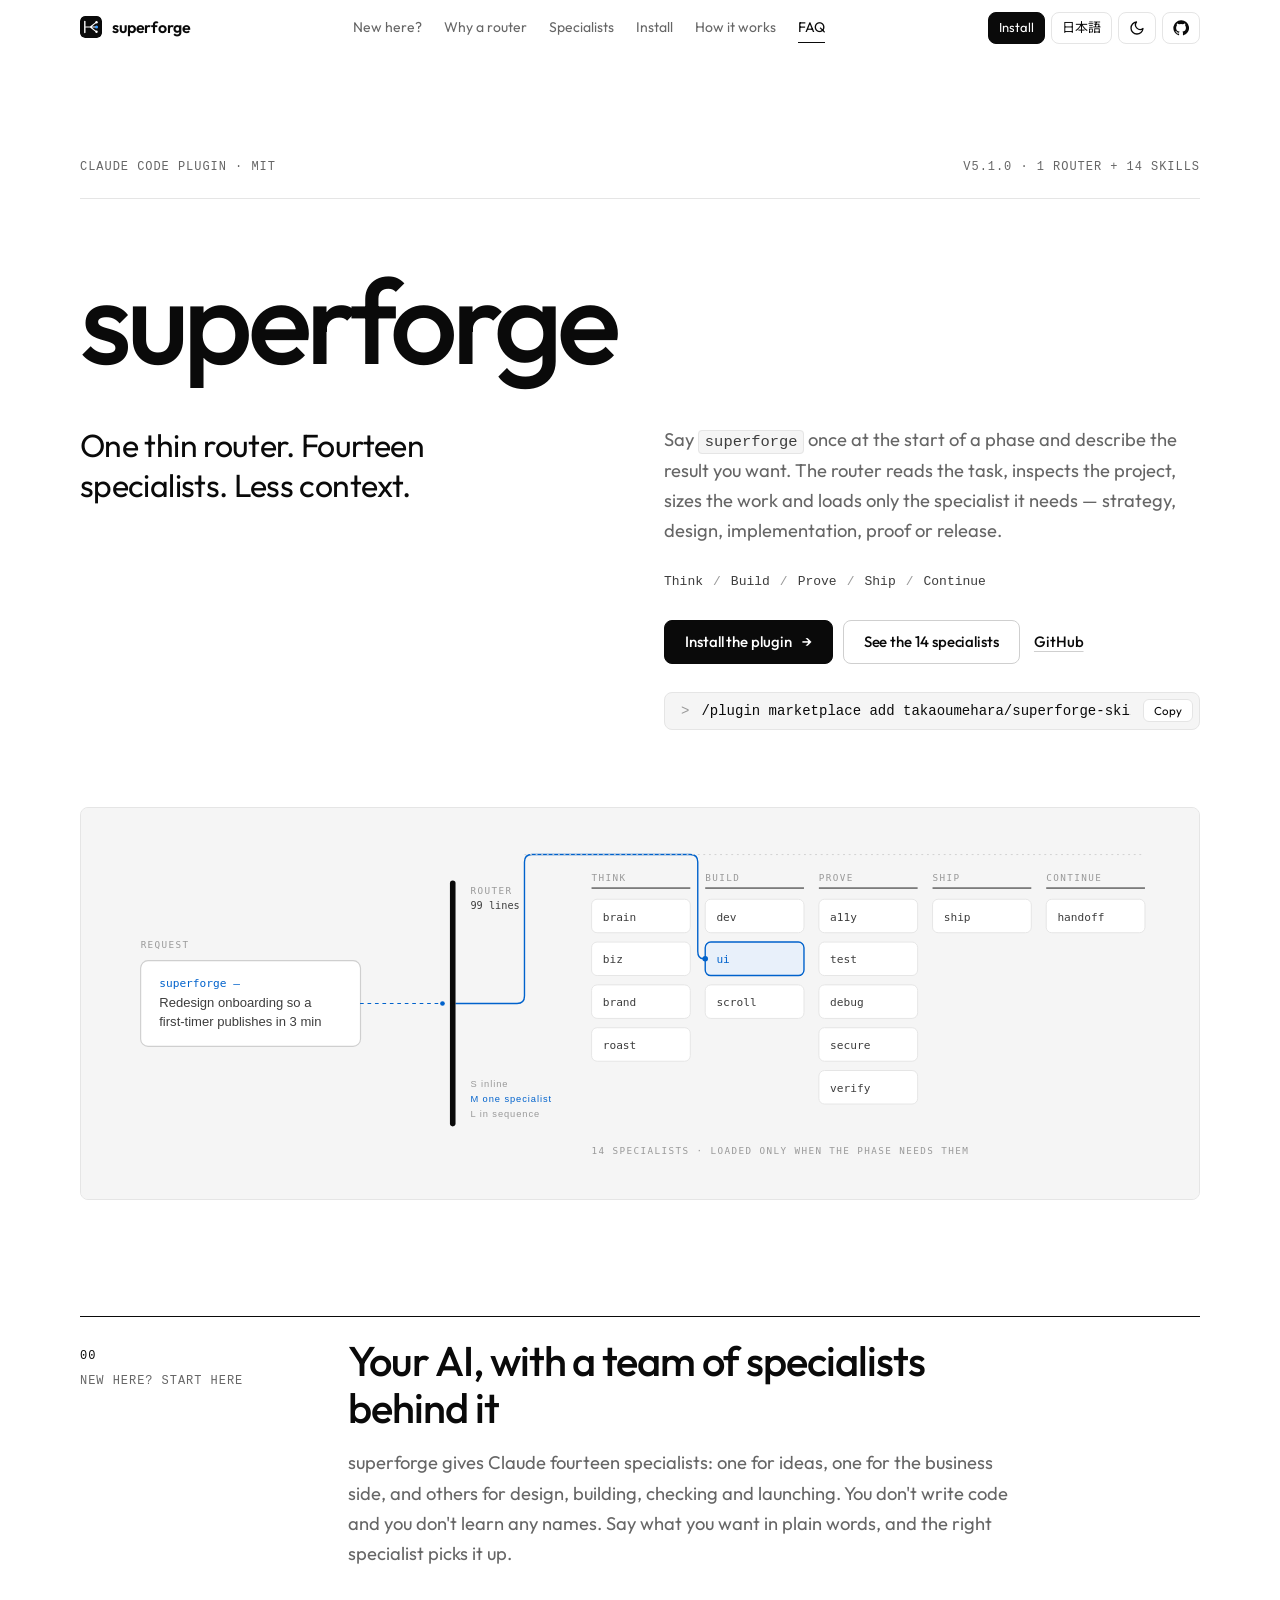
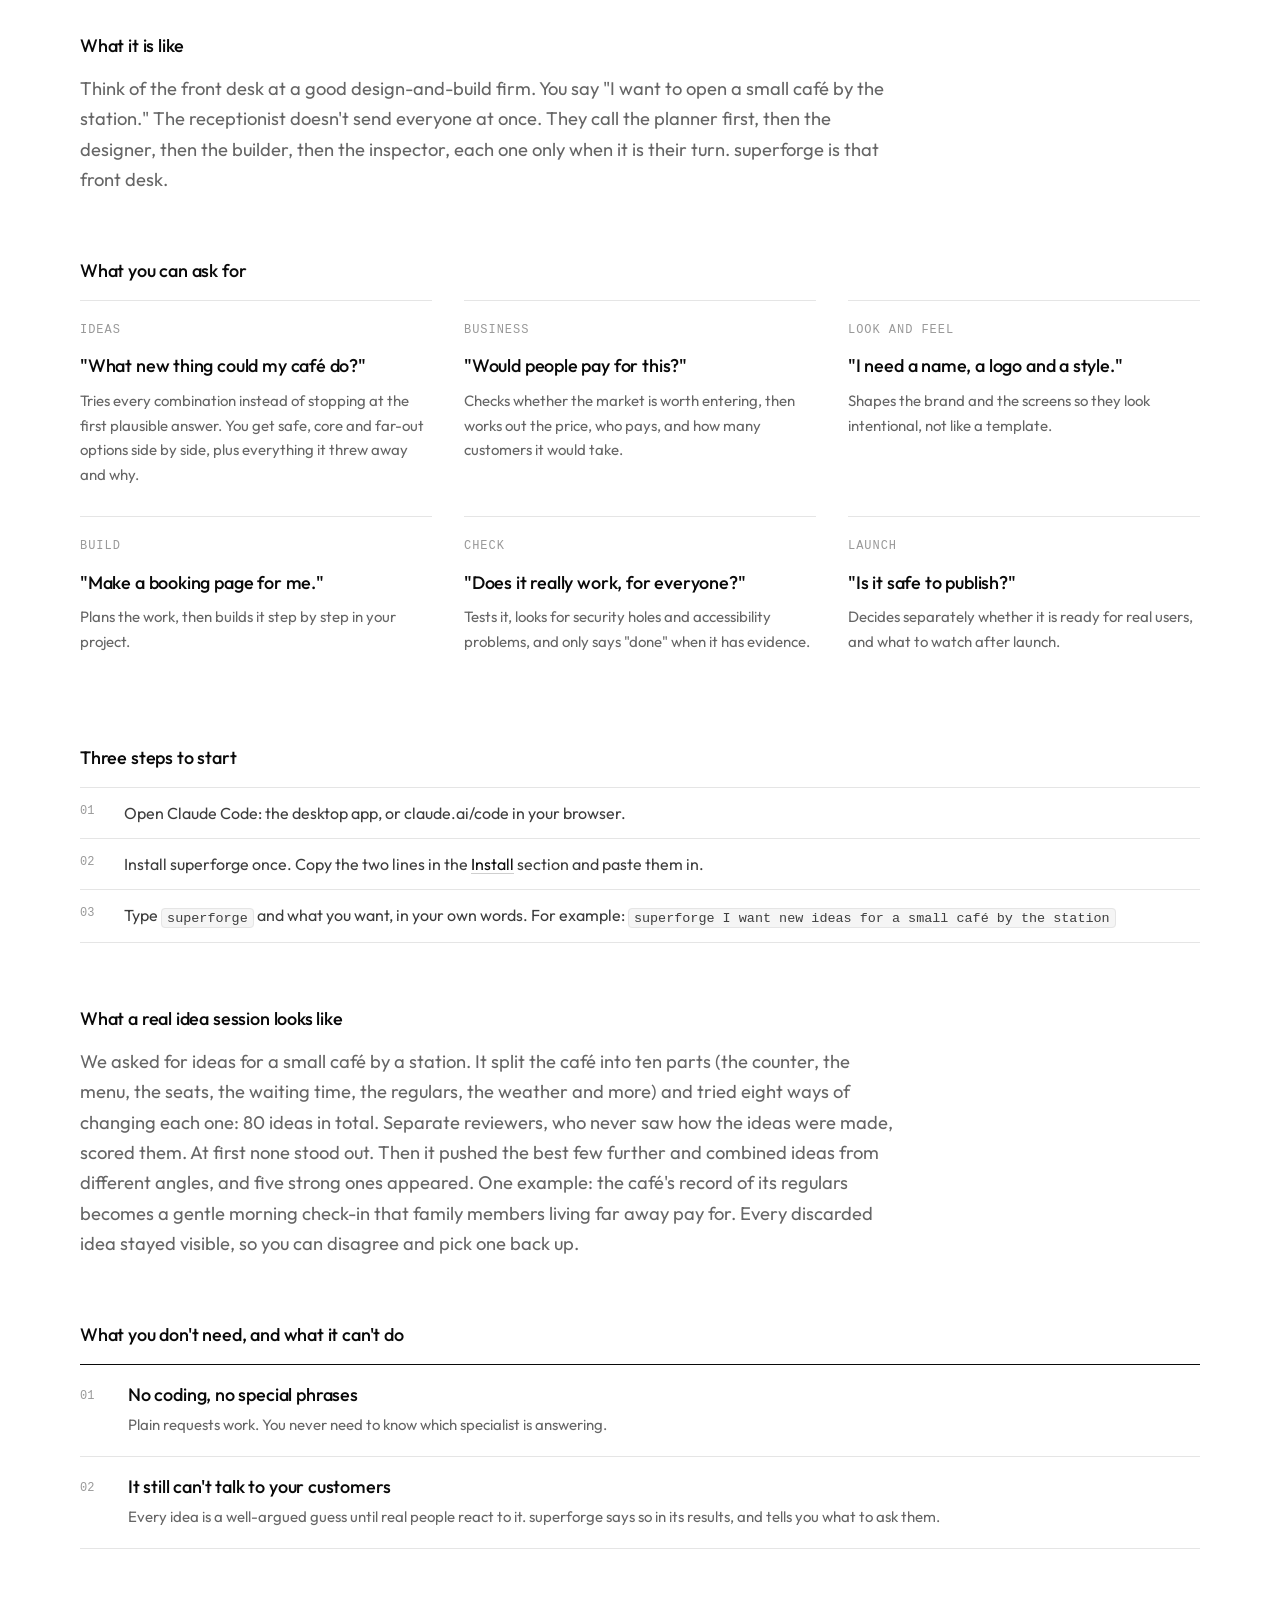
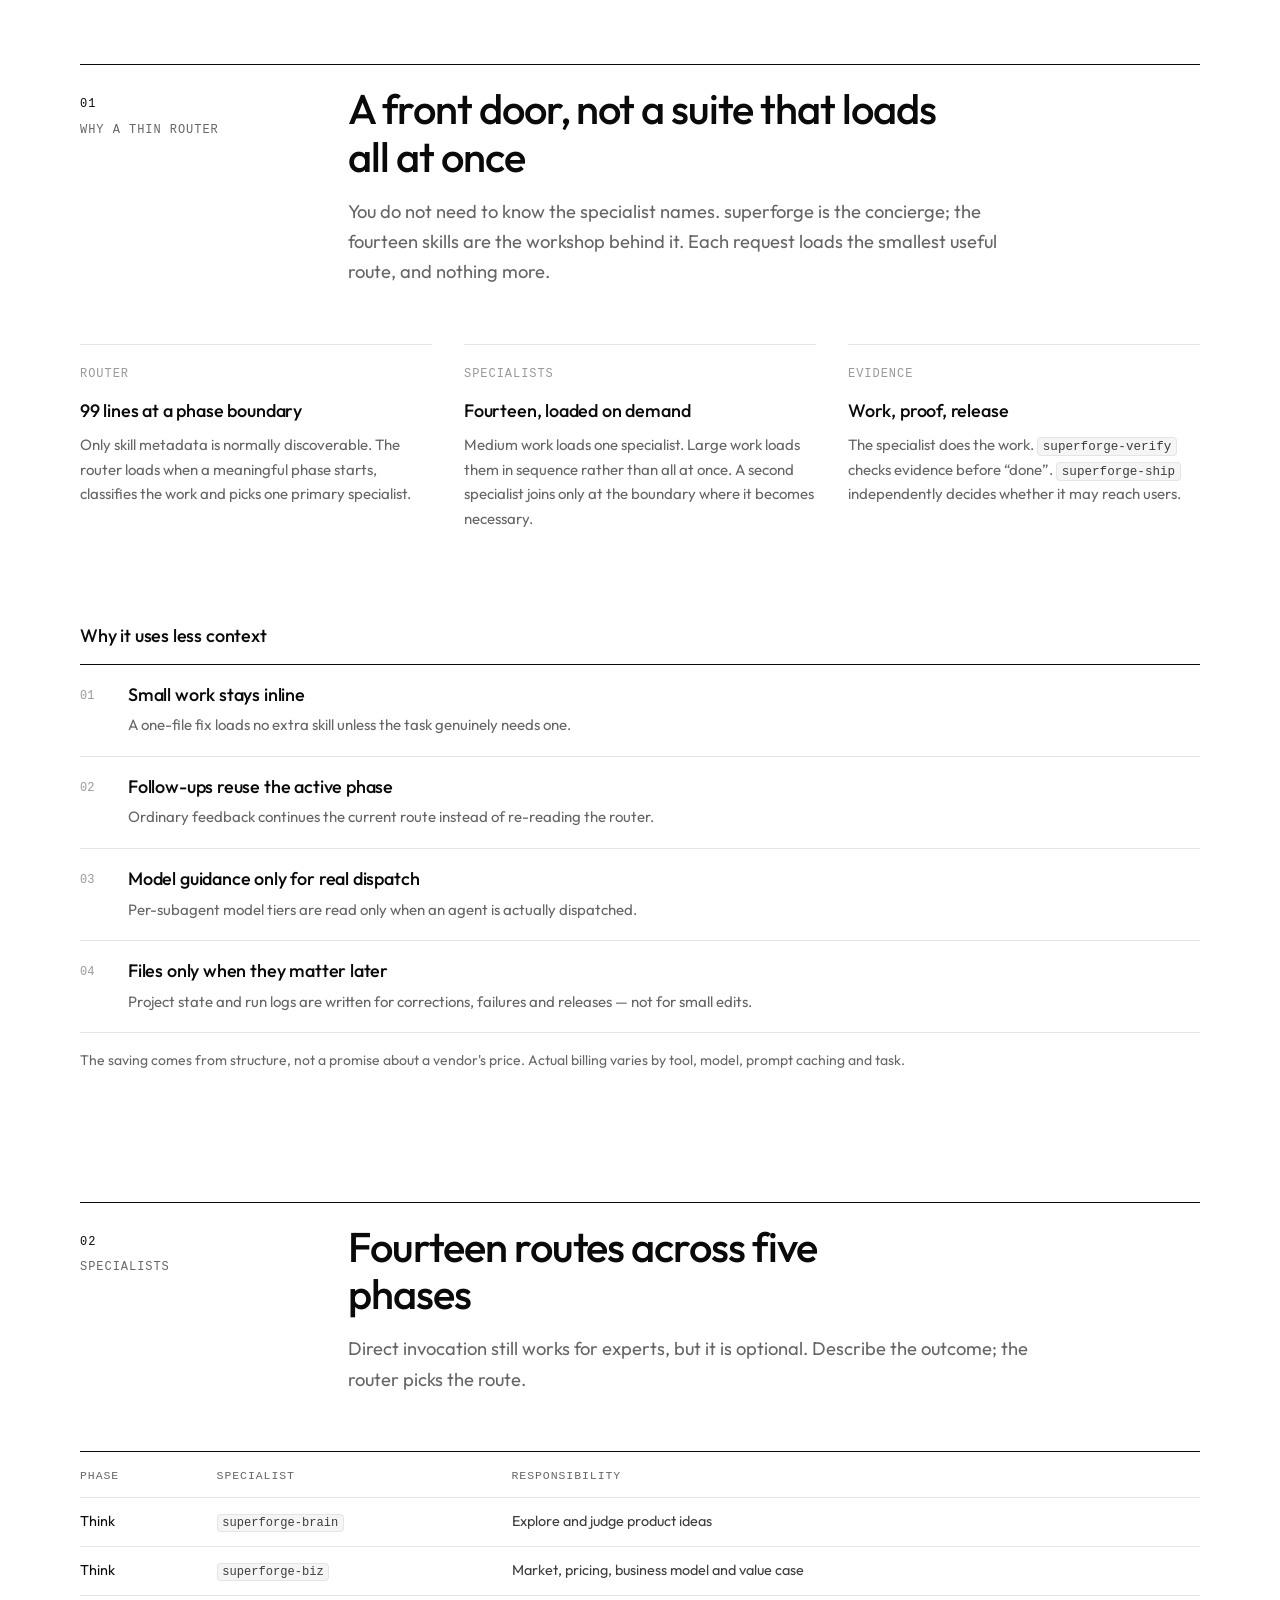
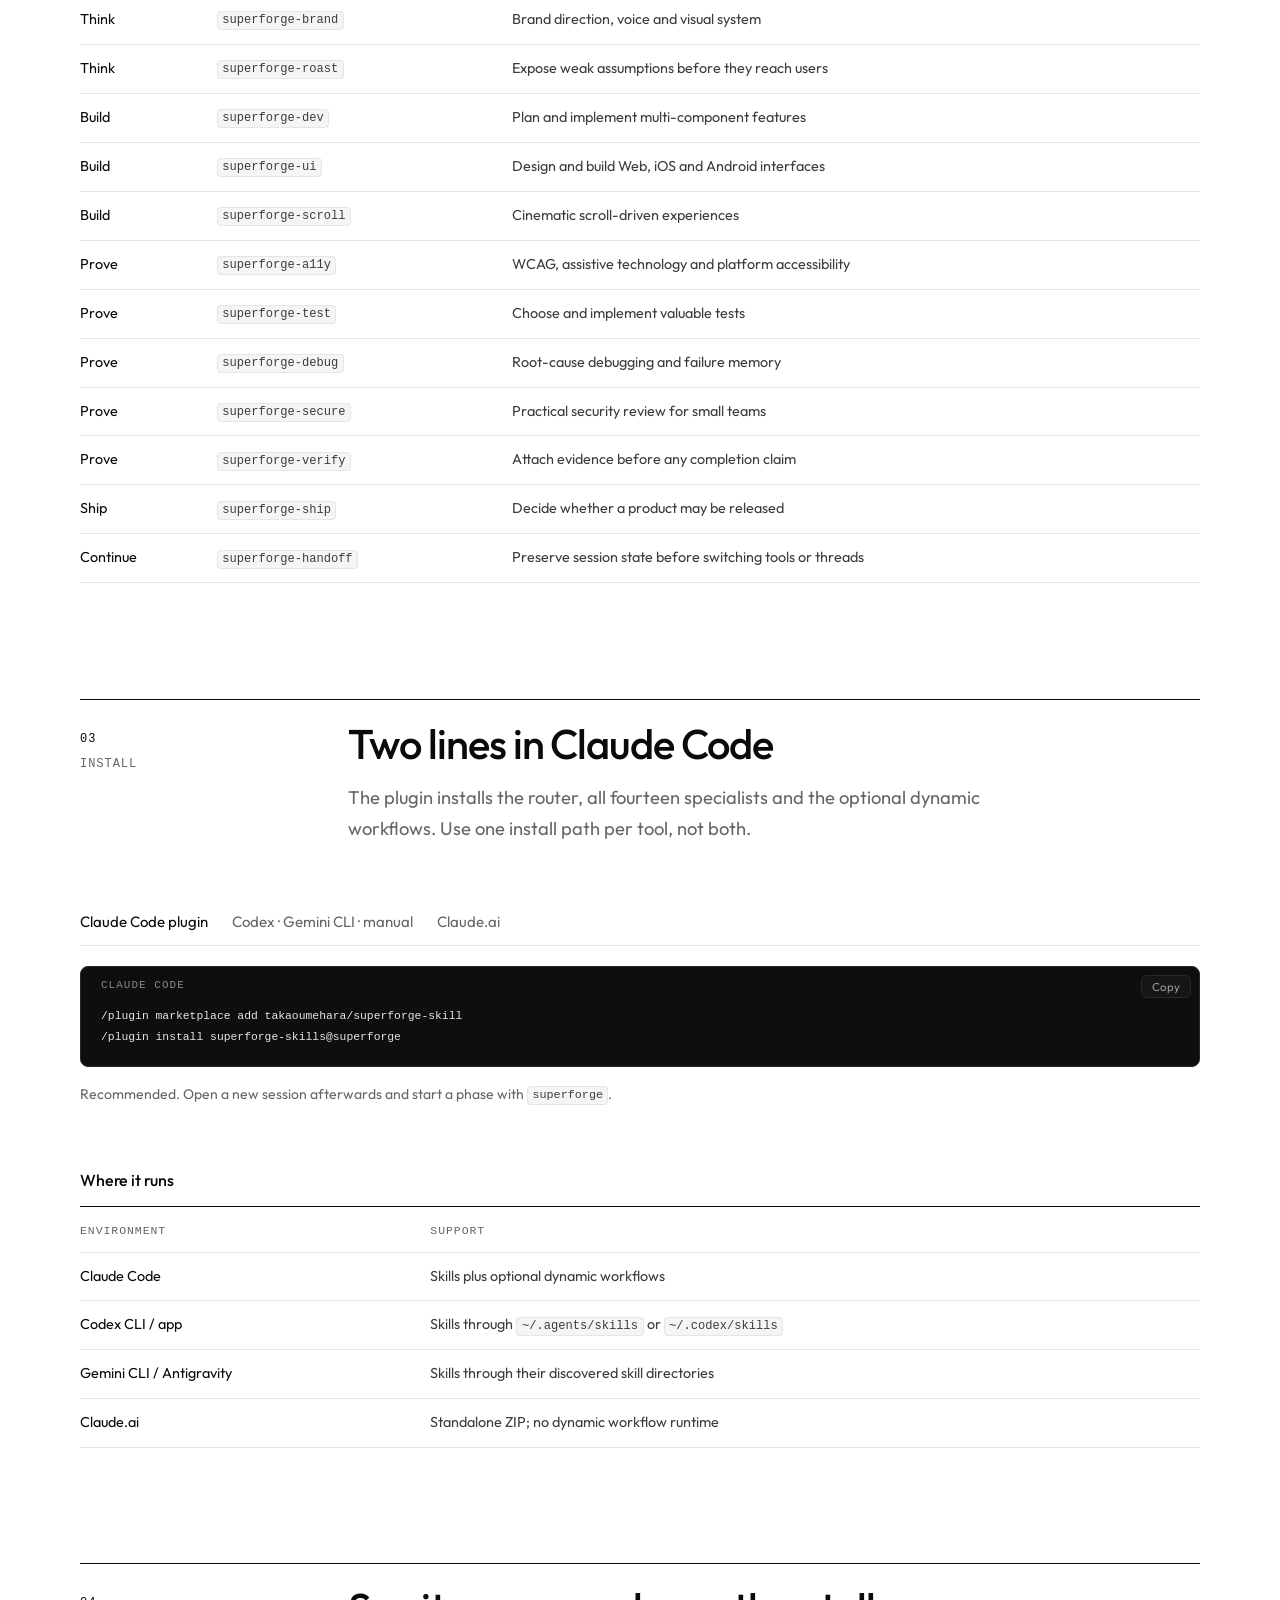
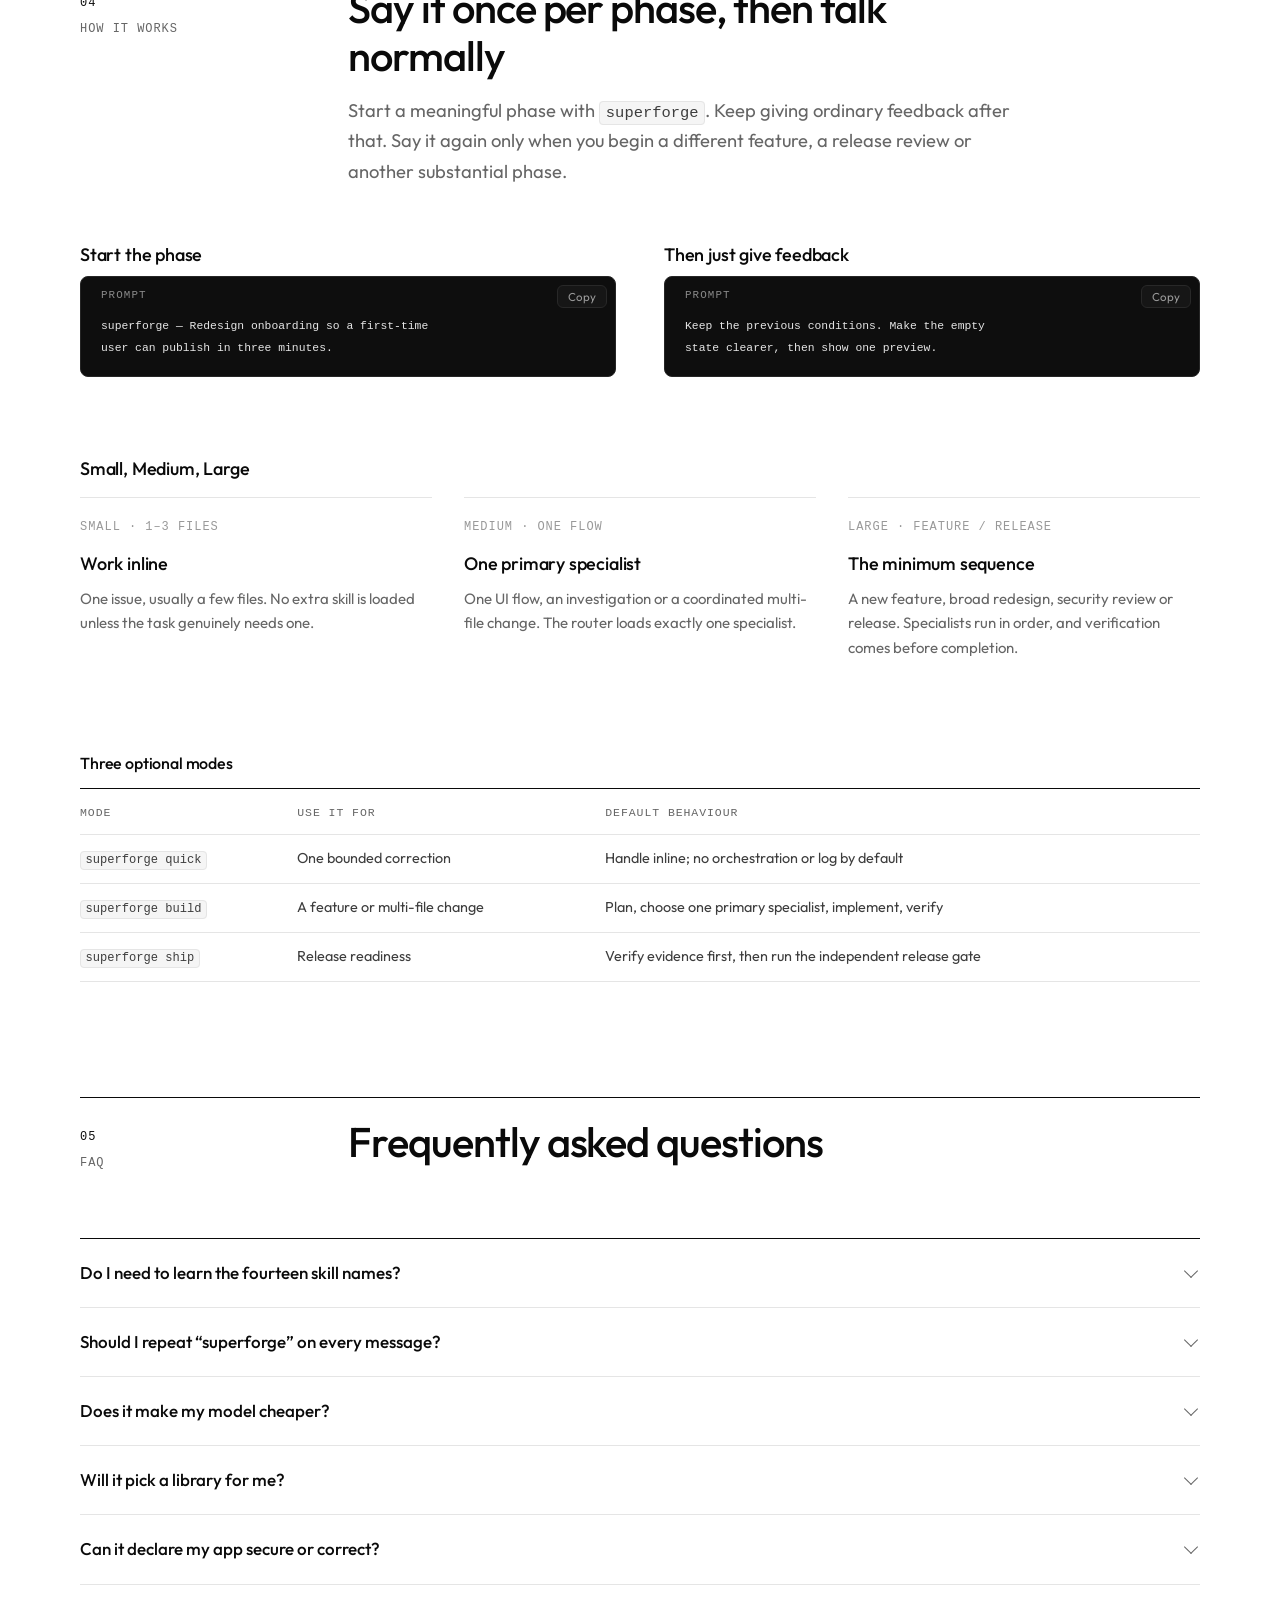
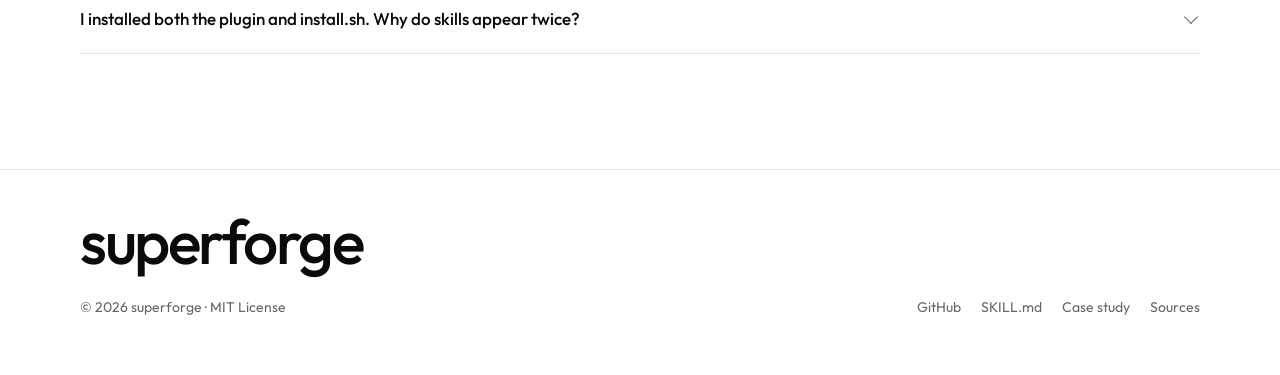
<file: site/index.html>
<!doctype html>
<html lang="en">
<head>
  <meta charset="utf-8">
  <meta name="viewport" content="width=device-width, initial-scale=1, viewport-fit=cover">
  <title>superforge: one thin router, fourteen specialists</title>
  <meta name="description" data-i18n-key="meta.description" content="superforge is a Claude Code plugin: one 99-line router reads your task, sizes it, and loads only the specialist it needs from fourteen skills for strategy, design, implementation, proof and release.">
  <meta name="theme-color" content="#ffffff" media="(prefers-color-scheme: light)">
  <meta name="theme-color" content="#0a0a0a" media="(prefers-color-scheme: dark)">
  <meta name="color-scheme" content="light dark">
  <link rel="icon" href="assets/favicon.svg" type="image/svg+xml">
  <link rel="canonical" href="https://takaoumehara.github.io/superforge-skill/">
  <meta property="og:type" content="website">
  <meta property="og:site_name" content="superforge">
  <meta property="og:title" content="superforge: one thin router, fourteen specialists">
  <meta property="og:description" content="One thin router. Fourteen specialists. Less context. A Claude Code plugin that loads only the skill the current phase needs.">
  <meta property="og:url" content="https://takaoumehara.github.io/superforge-skill/">
  <meta property="og:image" content="https://takaoumehara.github.io/superforge-skill/assets/img/hero.svg">
  <meta name="twitter:card" content="summary_large_image">
  <link rel="preconnect" href="https://fonts.googleapis.com">
  <link rel="preconnect" href="https://fonts.gstatic.com" crossorigin>
  <link rel="stylesheet" href="https://fonts.googleapis.com/css2?family=Outfit:wght@400;500;600&amp;family=Noto+Sans+JP:wght@400;500;700&amp;display=swap">
  <link rel="stylesheet" href="assets/style.css">
  <style>
    /* Page-level tweaks: long install commands and brand names must not widen the hero grid or push the nav tools off-screen. */
    .hero-grid > div, .grid > *, .demo-teaser > * { min-width: 0; }
    p code, li code, td code, summary code, details code { white-space: normal; overflow-wrap: anywhere; }
    .install-line { max-width: 100% !important; }
    .install-line span { min-width: 0; }
    .install-line .prompt, .install-line [data-copy] { flex: none !important; }
    @media (max-width: 519px) {
      .brand { flex-shrink: 1; min-width: 0; }
      .brand span { overflow: hidden; text-overflow: ellipsis; }
    }
  </style>
  <script src="assets/boot.js" data-loader></script>
</head>
<body data-title-key="meta.title">
  <div class="loader" aria-hidden="true">
    <div class="loader-mark"><span class="loader-word">superforge</span><span class="loader-rule"></span></div>
  </div>
  <a class="skip-link" href="#main" data-i18n="ui.skip">Skip to content</a>

  <header class="nav">
    <div class="container">
      <a class="brand" href="./" aria-label="superforge home">
        <img src="assets/favicon.svg" alt="" width="22" height="22">
        <span>superforge</span>
      </a>
      <ul class="nav-links">
        <li><a href="#start" data-i18n="nav.start">New here?</a></li>
        <li><a href="#what" data-i18n="nav.what">Why a router</a></li>
        <li><a href="#specialists" data-i18n="nav.specialists">Specialists</a></li>
        <li><a href="#install" data-i18n="nav.install">Install</a></li>
        <li><a href="#how" data-i18n="nav.how">How it works</a></li>
        <li><a href="#faq">FAQ</a></li>
      </ul>
      <div class="nav-tools">
        <a class="icon-btn nav-demo" href="#install" data-i18n="nav.cta">Install</a>
        <button class="icon-btn" type="button" data-lang-toggle aria-label="日本語に切り替え" lang="ja"><span class="lang-long">日本語</span><span class="lang-short" aria-hidden="true">JA</span></button>
        <button class="icon-btn" type="button" data-theme-toggle aria-label="Toggle theme"></button>
        <a class="icon-btn" href="https://github.com/takaoumehara/superforge-skill" aria-label="GitHub repository" title="GitHub">
          <svg viewBox="0 0 24 24" fill="currentColor" aria-hidden="true"><path d="M12 .5a11.5 11.5 0 0 0-3.64 22.41c.58.1.79-.25.79-.56v-2c-3.2.7-3.88-1.37-3.88-1.37-.52-1.33-1.28-1.69-1.28-1.69-1.05-.72.08-.7.08-.7 1.16.08 1.77 1.19 1.77 1.19 1.03 1.77 2.7 1.26 3.36.96.1-.75.4-1.26.73-1.55-2.55-.29-5.24-1.28-5.24-5.69 0-1.26.45-2.29 1.19-3.1-.12-.29-.52-1.46.11-3.05 0 0 .97-.31 3.17 1.18a11 11 0 0 1 5.77 0c2.2-1.49 3.17-1.18 3.17-1.18.63 1.59.23 2.76.11 3.05.74.81 1.19 1.84 1.19 3.1 0 4.42-2.7 5.4-5.26 5.68.41.36.78 1.06.78 2.14v3.17c0 .31.21.67.8.56A11.5 11.5 0 0 0 12 .5z"/></svg>
        </a>
        <button class="icon-btn menu-btn" type="button" data-menu-toggle aria-expanded="false" aria-controls="mobile-menu" aria-label="Menu">
          <svg viewBox="0 0 24 24" fill="none" stroke="currentColor" stroke-width="1.5" stroke-linecap="round" aria-hidden="true"><path d="M4 8h16M4 16h16"/></svg>
        </button>
      </div>
    </div>
  </header>
  <nav class="mobile-menu" id="mobile-menu" aria-label="Sections">
    <a href="#start" data-i18n="nav.start">New here?</a>
    <a href="#what" data-i18n="nav.what">Why a router</a>
    <a href="#specialists" data-i18n="nav.specialists">Specialists</a>
    <a href="#install" data-i18n="nav.install">Install</a>
    <a href="#how" data-i18n="nav.how">How it works</a>
    <a href="#faq">FAQ</a>
  </nav>

  <main id="main">
    <!-- ================= HERO ================= -->
    <section class="hero">
      <div class="container">
        <div class="hero-meta">
          <span class="eyebrow" data-i18n="hero.eyebrow">Claude Code plugin · MIT</span>
          <span>v5.1.0 · 1 router + 14 skills</span>
        </div>
        <h1>superforge</h1>
        <div class="hero-grid">
          <p class="tagline" data-i18n="hero.tagline">One thin router. Fourteen specialists. Less context.</p>
          <div>
            <p class="lead" data-i18n="hero.lead">Say <code>superforge</code> once at the start of a phase and describe the result you want. The router reads the task, inspects the project, sizes the work and loads only the specialist it needs — strategy, design, implementation, proof or release.</p>
            <ul class="meta-list" aria-label="Phases">
              <li>Think</li><li>Build</li><li>Prove</li><li>Ship</li><li>Continue</li>
            </ul>
            <div class="cta">
              <a class="btn btn-primary" href="#install"><span data-i18n="hero.ctaStart">Install the plugin</span><span class="arr" aria-hidden="true">→</span></a>
              <a class="btn btn-ghost" href="#specialists" data-i18n="hero.ctaSpecialists">See the 14 specialists</a>
              <a class="btn btn-link" href="https://github.com/takaoumehara/superforge-skill">GitHub</a>
            </div>
            <div class="install-line" style="max-width:520px">
              <span class="prompt">&gt;</span><span id="hero-cmd">/plugin marketplace add takaoumehara/superforge-skill</span>
              <span data-copy="hero-cmd" style="flex:0"></span>
            </div>
          </div>
        </div>
        <figure class="hero-art">
          <img class="diagram" src="assets/img/hero.svg" width="1200" height="420" alt="A request enters a thin router, which sizes it and routes to one specialist out of fourteen arranged in five phases: Think, Build, Prove, Ship and Continue." data-i18n-attr="alt:hero.alt">
        </figure>
      </div>
    </section>

    <!-- ================= START HERE (plain-language onboarding) ================= -->
    <section id="start">
      <div class="container">
        <div class="section-head" data-reveal>
          <p class="sec-label"><span class="sec-num">00</span><span class="eyebrow" data-i18n="start.eyebrow">New here? Start here</span></p>
          <div>
            <h2 data-i18n="start.title">Your AI, with a team of specialists behind it</h2>
            <p class="lead" data-i18n="start.lead">superforge gives Claude fourteen specialists: one for ideas, one for the business side, and others for design, building, checking and launching. You don't write code and you don't learn any names. Say what you want in plain words, and the right specialist picks it up.</p>
          </div>
        </div>

        <h3 class="sub-head" data-i18n="start.likeTitle">What it is like</h3>
        <p class="lead" style="max-width:68ch" data-i18n="start.likeBody">Think of the front desk at a good design-and-build firm. You say "I want to open a small café by the station." The receptionist doesn't send everyone at once. They call the planner first, then the designer, then the builder, then the inspector, each one only when it is their turn. superforge is that front desk.</p>

        <h3 class="sub-head" data-i18n="start.askTitle">What you can ask for</h3>
        <div class="cols cols-3" data-reveal>
          <article class="col">
            <span class="col-k" data-i18n="start.a1k">Ideas</span>
            <h3 data-i18n="start.a1Title">"What new thing could my café do?"</h3>
            <p data-i18n="start.a1Body">Tries every combination instead of stopping at the first plausible answer. You get safe, core and far-out options side by side, plus everything it threw away and why.</p>
          </article>
          <article class="col">
            <span class="col-k" data-i18n="start.a2k">Business</span>
            <h3 data-i18n="start.a2Title">"Would people pay for this?"</h3>
            <p data-i18n="start.a2Body">Checks whether the market is worth entering, then works out the price, who pays, and how many customers it would take.</p>
          </article>
          <article class="col">
            <span class="col-k" data-i18n="start.a3k">Look and feel</span>
            <h3 data-i18n="start.a3Title">"I need a name, a logo and a style."</h3>
            <p data-i18n="start.a3Body">Shapes the brand and the screens so they look intentional, not like a template.</p>
          </article>
          <article class="col">
            <span class="col-k" data-i18n="start.a4k">Build</span>
            <h3 data-i18n="start.a4Title">"Make a booking page for me."</h3>
            <p data-i18n="start.a4Body">Plans the work, then builds it step by step in your project.</p>
          </article>
          <article class="col">
            <span class="col-k" data-i18n="start.a5k">Check</span>
            <h3 data-i18n="start.a5Title">"Does it really work, for everyone?"</h3>
            <p data-i18n="start.a5Body">Tests it, looks for security holes and accessibility problems, and only says "done" when it has evidence.</p>
          </article>
          <article class="col">
            <span class="col-k" data-i18n="start.a6k">Launch</span>
            <h3 data-i18n="start.a6Title">"Is it safe to publish?"</h3>
            <p data-i18n="start.a6Body">Decides separately whether it is ready for real users, and what to watch after launch.</p>
          </article>
        </div>

        <h3 class="sub-head" data-i18n="start.stepsTitle">Three steps to start</h3>
        <ol class="steps" data-reveal>
          <li data-i18n="start.s1">Open Claude Code: the desktop app, or claude.ai/code in your browser.</li>
          <li data-i18n="start.s2">Install superforge once. Copy the two lines in the <a href="#install">Install</a> section and paste them in.</li>
          <li data-i18n="start.s3">Type <code>superforge</code> and what you want, in your own words. For example: <code>superforge I want new ideas for a small café by the station</code></li>
        </ol>

        <h3 class="sub-head" data-i18n="start.exTitle">What a real idea session looks like</h3>
        <p class="lead" style="max-width:68ch" data-i18n="start.exBody">We asked for ideas for a small café by a station. It split the café into ten parts (the counter, the menu, the seats, the waiting time, the regulars, the weather and more) and tried eight ways of changing each one: 80 ideas in total. Separate reviewers, who never saw how the ideas were made, scored them. At first none stood out. Then it pushed the best few further and combined ideas from different angles, and five strong ones appeared. One example: the café's record of its regulars becomes a gentle morning check-in that family members living far away pay for. Every discarded idea stayed visible, so you can disagree and pick one back up.</p>

        <h3 class="sub-head" data-i18n="start.needTitle">What you don't need, and what it can't do</h3>
        <ul class="paths" data-reveal>
          <li><span class="num">01</span><div><h3 data-i18n="start.n1Title">No coding, no special phrases</h3><p data-i18n="start.n1Body">Plain requests work. You never need to know which specialist is answering.</p></div></li>
          <li><span class="num">02</span><div><h3 data-i18n="start.n2Title">It still can't talk to your customers</h3><p data-i18n="start.n2Body">Every idea is a well-argued guess until real people react to it. superforge says so in its results, and tells you what to ask them.</p></div></li>
        </ul>
      </div>
    </section>

    <!-- ================= WHAT / WHY ================= -->
    <section id="what">
      <div class="container">
        <div class="section-head" data-reveal>
          <p class="sec-label"><span class="sec-num">01</span><span class="eyebrow" data-i18n="what.eyebrow">Why a thin router</span></p>
          <div>
            <h2 data-i18n="what.title">A front door, not a suite that loads all at once</h2>
            <p class="lead" data-i18n="what.lead">You do not need to know the specialist names. superforge is the concierge; the fourteen skills are the workshop behind it. Each request loads the smallest useful route, and nothing more.</p>
          </div>
        </div>
        <div class="cols cols-3" data-reveal>
          <article class="col">
            <span class="col-k">Router</span>
            <h3 data-i18n="what.c1Title">99 lines at a phase boundary</h3>
            <p data-i18n="what.c1Body">Only skill metadata is normally discoverable. The router loads when a meaningful phase starts, classifies the work and picks one primary specialist.</p>
          </article>
          <article class="col">
            <span class="col-k">Specialists</span>
            <h3 data-i18n="what.c2Title">Fourteen, loaded on demand</h3>
            <p data-i18n="what.c2Body">Medium work loads one specialist. Large work loads them in sequence rather than all at once. A second specialist joins only at the boundary where it becomes necessary.</p>
          </article>
          <article class="col">
            <span class="col-k">Evidence</span>
            <h3 data-i18n="what.c3Title">Work, proof, release</h3>
            <p data-i18n="what.c3Body">The specialist does the work. <code>superforge-verify</code> checks evidence before “done”. <code>superforge-ship</code> independently decides whether it may reach users.</p>
          </article>
        </div>

        <h3 class="sub-head" data-i18n="what.whyTitle">Why it uses less context</h3>
        <ul class="paths" data-reveal>
          <li><span class="num">01</span><div><h3 data-i18n="what.w1Title">Small work stays inline</h3><p data-i18n="what.w1Body">A one-file fix loads no extra skill unless the task genuinely needs one.</p></div></li>
          <li><span class="num">02</span><div><h3 data-i18n="what.w2Title">Follow-ups reuse the active phase</h3><p data-i18n="what.w2Body">Ordinary feedback continues the current route instead of re-reading the router.</p></div></li>
          <li><span class="num">03</span><div><h3 data-i18n="what.w3Title">Model guidance only for real dispatch</h3><p data-i18n="what.w3Body">Per-subagent model tiers are read only when an agent is actually dispatched.</p></div></li>
          <li><span class="num">04</span><div><h3 data-i18n="what.w4Title">Files only when they matter later</h3><p data-i18n="what.w4Body">Project state and run logs are written for corrections, failures and releases — not for small edits.</p></div></li>
        </ul>
        <p class="muted small" style="margin-top:16px" data-i18n="what.note">The saving comes from structure, not a promise about a vendor's price. Actual billing varies by tool, model, prompt caching and task.</p>
      </div>
    </section>

    <!-- ================= SPECIALISTS ================= -->
    <section id="specialists">
      <div class="container">
        <div class="section-head" data-reveal>
          <p class="sec-label"><span class="sec-num">02</span><span class="eyebrow" data-i18n="sp.eyebrow">Specialists</span></p>
          <div>
            <h2 data-i18n="sp.title">Fourteen routes across five phases</h2>
            <p class="lead" data-i18n="sp.lead">Direct invocation still works for experts, but it is optional. Describe the outcome; the router picks the route.</p>
          </div>
        </div>
        <div class="table-wrap" data-reveal><table>
          <thead><tr><th data-i18n="sp.thPhase">Phase</th><th data-i18n="sp.thSkill">Specialist</th><th data-i18n="sp.thRole">Responsibility</th></tr></thead>
          <tbody>
            <tr><td data-i18n="sp.think">Think</td><td><code>superforge-brain</code></td><td data-i18n="sp.brain">Explore and judge product ideas</td></tr>
            <tr><td data-i18n="sp.think">Think</td><td><code>superforge-biz</code></td><td data-i18n="sp.biz">Market, pricing, business model and value case</td></tr>
            <tr><td data-i18n="sp.think">Think</td><td><code>superforge-brand</code></td><td data-i18n="sp.brand">Brand direction, voice and visual system</td></tr>
            <tr><td data-i18n="sp.think">Think</td><td><code>superforge-roast</code></td><td data-i18n="sp.roast">Expose weak assumptions before they reach users</td></tr>
            <tr><td data-i18n="sp.build">Build</td><td><code>superforge-dev</code></td><td data-i18n="sp.dev">Plan and implement multi-component features</td></tr>
            <tr><td data-i18n="sp.build">Build</td><td><code>superforge-ui</code></td><td data-i18n="sp.ui">Design and build Web, iOS and Android interfaces</td></tr>
            <tr><td data-i18n="sp.build">Build</td><td><code>superforge-scroll</code></td><td data-i18n="sp.scroll">Cinematic scroll-driven experiences</td></tr>
            <tr><td data-i18n="sp.prove">Prove</td><td><code>superforge-a11y</code></td><td data-i18n="sp.a11y">WCAG, assistive technology and platform accessibility</td></tr>
            <tr><td data-i18n="sp.prove">Prove</td><td><code>superforge-test</code></td><td data-i18n="sp.test">Choose and implement valuable tests</td></tr>
            <tr><td data-i18n="sp.prove">Prove</td><td><code>superforge-debug</code></td><td data-i18n="sp.debug">Root-cause debugging and failure memory</td></tr>
            <tr><td data-i18n="sp.prove">Prove</td><td><code>superforge-secure</code></td><td data-i18n="sp.secure">Practical security review for small teams</td></tr>
            <tr><td data-i18n="sp.prove">Prove</td><td><code>superforge-verify</code></td><td data-i18n="sp.verify">Attach evidence before any completion claim</td></tr>
            <tr><td data-i18n="sp.ship">Ship</td><td><code>superforge-ship</code></td><td data-i18n="sp.shipRole">Decide whether a product may be released</td></tr>
            <tr><td data-i18n="sp.continue">Continue</td><td><code>superforge-handoff</code></td><td data-i18n="sp.handoff">Preserve session state before switching tools or threads</td></tr>
          </tbody>
        </table></div>
      </div>
    </section>

    <!-- ================= INSTALL ================= -->
    <section id="install">
      <div class="container">
        <div class="section-head" data-reveal>
          <p class="sec-label"><span class="sec-num">03</span><span class="eyebrow" data-i18n="in.eyebrow">Install</span></p>
          <div>
            <h2 data-i18n="in.title">Two lines in Claude Code</h2>
            <p class="lead" data-i18n="in.lead">The plugin installs the router, all fourteen specialists and the optional dynamic workflows. Use one install path per tool, not both.</p>
          </div>
        </div>
        <div class="tabs" data-reveal>
          <div class="tablist" role="tablist" aria-label="Install method">
            <button role="tab" id="in-plugin" data-key="plugin" aria-controls="in-plugin-p" aria-selected="true" data-i18n="in.tabPlugin">Claude Code plugin</button>
            <button role="tab" id="in-script" data-key="script" aria-controls="in-script-p" aria-selected="false" data-i18n="in.tabScript">Codex · Gemini CLI · manual</button>
            <button role="tab" id="in-web" data-key="web" aria-controls="in-web-p" aria-selected="false">Claude.ai</button>
          </div>
          <div class="tabpanel" role="tabpanel" id="in-plugin-p" aria-labelledby="in-plugin">
            <div class="code"><span class="lang">claude code</span><pre><code>/plugin marketplace add takaoumehara/superforge-skill
/plugin install superforge-skills@superforge</code></pre></div>
            <p class="muted small" data-i18n="in.pluginNote">Recommended. Open a new session afterwards and start a phase with <code>superforge</code>.</p>
          </div>
          <div class="tabpanel" role="tabpanel" id="in-script-p" aria-labelledby="in-script" hidden>
            <div class="code"><span class="lang">bash</span><pre><code>git clone https://github.com/takaoumehara/superforge-skill.git
cd superforge-skill
./install.sh            # --dry-run to preview, --update to refresh</code></pre></div>
            <p class="muted small" data-i18n="in.scriptNote">Links every skill into the tool directories already on the machine, including <code>~/.agents/skills</code> and <code>~/.codex/skills</code>. On Windows use <code>.\install.ps1</code>.</p>
          </div>
          <div class="tabpanel" role="tabpanel" id="in-web-p" aria-labelledby="in-web" hidden>
            <div class="code"><span class="lang">bash</span><pre><code>python3 scripts/package_skills.py --claude-web
# upload dist/superforge-claude-web.zip in Customize → Skills</code></pre></div>
            <p class="muted small" data-i18n="in.webNote">One ZIP holds the router and all fourteen guides. Dynamic workflows are not available in the browser; the bundle uses the prose fallback.</p>
          </div>
        </div>

        <h3 class="sub-head tbl-title" data-i18n="in.compatTitle">Where it runs</h3>
        <div class="table-wrap"><table>
          <thead><tr><th data-i18n="in.thEnv">Environment</th><th data-i18n="in.thSupport">Support</th></tr></thead>
          <tbody>
            <tr><td>Claude Code</td><td data-i18n="in.cc">Skills plus optional dynamic workflows</td></tr>
            <tr><td>Codex CLI / app</td><td data-i18n="in.codex">Skills through <code>~/.agents/skills</code> or <code>~/.codex/skills</code></td></tr>
            <tr><td>Gemini CLI / Antigravity</td><td data-i18n="in.gemini">Skills through their discovered skill directories</td></tr>
            <tr><td>Claude.ai</td><td data-i18n="in.web">Standalone ZIP; no dynamic workflow runtime</td></tr>
          </tbody>
        </table></div>
      </div>
    </section>

    <!-- ================= HOW IT WORKS ================= -->
    <section id="how">
      <div class="container">
        <div class="section-head" data-reveal>
          <p class="sec-label"><span class="sec-num">04</span><span class="eyebrow" data-i18n="how.eyebrow">How it works</span></p>
          <div>
            <h2 data-i18n="how.title">Say it once per phase, then talk normally</h2>
            <p class="lead" data-i18n="how.lead">Start a meaningful phase with <code>superforge</code>. Keep giving ordinary feedback after that. Say it again only when you begin a different feature, a release review or another substantial phase.</p>
          </div>
        </div>
        <div class="grid grid-2" data-reveal>
          <div>
            <h3 data-i18n="how.startTitle">Start the phase</h3>
            <div class="code"><span class="lang">prompt</span><pre><code>superforge — Redesign onboarding so a first-time
user can publish in three minutes.</code></pre></div>
          </div>
          <div>
            <h3 data-i18n="how.followTitle">Then just give feedback</h3>
            <div class="code"><span class="lang">prompt</span><pre><code>Keep the previous conditions. Make the empty
state clearer, then show one preview.</code></pre></div>
          </div>
        </div>

        <h3 class="sub-head" data-i18n="how.sizeTitle">Small, Medium, Large</h3>
        <div class="cols cols-3" data-reveal>
          <article class="col">
            <span class="col-k">Small · 1–3 files</span>
            <h3 data-i18n="how.sTitle">Work inline</h3>
            <p data-i18n="how.sBody">One issue, usually a few files. No extra skill is loaded unless the task genuinely needs one.</p>
          </article>
          <article class="col">
            <span class="col-k">Medium · one flow</span>
            <h3 data-i18n="how.mTitle">One primary specialist</h3>
            <p data-i18n="how.mBody">One UI flow, an investigation or a coordinated multi-file change. The router loads exactly one specialist.</p>
          </article>
          <article class="col">
            <span class="col-k">Large · feature / release</span>
            <h3 data-i18n="how.lTitle">The minimum sequence</h3>
            <p data-i18n="how.lBody">A new feature, broad redesign, security review or release. Specialists run in order, and verification comes before completion.</p>
          </article>
        </div>

        <h3 class="sub-head tbl-title" data-i18n="how.modesTitle">Three optional modes</h3>
        <div class="table-wrap"><table>
          <thead><tr><th data-i18n="how.thMode">Mode</th><th data-i18n="how.thUse">Use it for</th><th data-i18n="how.thDefault">Default behaviour</th></tr></thead>
          <tbody>
            <tr><td><code>superforge quick</code></td><td data-i18n="how.qUse">One bounded correction</td><td data-i18n="how.qDo">Handle inline; no orchestration or log by default</td></tr>
            <tr><td><code>superforge build</code></td><td data-i18n="how.bUse">A feature or multi-file change</td><td data-i18n="how.bDo">Plan, choose one primary specialist, implement, verify</td></tr>
            <tr><td><code>superforge ship</code></td><td data-i18n="how.shUse">Release readiness</td><td data-i18n="how.shDo">Verify evidence first, then run the independent release gate</td></tr>
          </tbody>
        </table></div>
      </div>
    </section>

    <!-- ================= FAQ ================= -->
    <section id="faq">
      <div class="container">
        <div class="section-head" data-reveal>
          <p class="sec-label"><span class="sec-num">05</span><span class="eyebrow">FAQ</span></p>
          <div>
            <h2 data-i18n="faq.title">Frequently asked questions</h2>
          </div>
        </div>
        <div class="faq-list" data-reveal>
        <details class="faq"><summary data-i18n="faq.q1">Do I need to learn the fourteen skill names?</summary><div data-i18n="faq.a1">No. Say <code>superforge</code> and describe the outcome. The router chooses the specialist. Calling a specialist directly still works if you prefer.</div></details>
        <details class="faq"><summary data-i18n="faq.q2">Should I repeat “superforge” on every message?</summary><div data-i18n="faq.a2">No. Once per phase is enough. Follow-up feedback reuses the active phase. Start it again for a different feature, a release review or another substantial phase.</div></details>
        <details class="faq"><summary data-i18n="faq.q3">Does it make my model cheaper?</summary><div data-i18n="faq.a3">It does not change the price of the active model. It loads less context per request and assigns an appropriate model tier when it dispatches subagents. Actual billing depends on your tool, model, caching and task.</div></details>
        <details class="faq"><summary data-i18n="faq.q4">Will it pick a library for me?</summary><div data-i18n="faq.a4">In a substantial UI phase where the technique is still open, it checks your existing stack, scans current options from official sources once, explains the choice and implements it. If the native platform is the better answer, it adds no dependency.</div></details>
        <details class="faq"><summary data-i18n="faq.q5">Can it declare my app secure or correct?</summary><div data-i18n="faq.a5">No. It makes routing and evidence requirements explicit. Results are still limited by the available tools, credentials, source material and human decisions.</div></details>
        <details class="faq"><summary data-i18n="faq.q6">I installed both the plugin and install.sh. Why do skills appear twice?</summary><div data-i18n="faq.a6">The installer also links into <code>~/.claude/skills</code> when it exists. Use one path for Claude Code — the plugin is recommended.</div></details>
        </div>
      </div>
    </section>
  </main>

  <footer>
    <div class="container">
      <div class="foot-word" aria-hidden="true">superforge</div>
      <div class="foot-row">
        <span>© <span id="year">2026</span> superforge · <span data-i18n="footer.license">MIT License</span></span>
        <span class="foot-links">
          <a href="https://github.com/takaoumehara/superforge-skill">GitHub</a>
          <a href="https://github.com/takaoumehara/superforge-skill/blob/main/skills/superforge/SKILL.md">SKILL.md</a>
          <a href="https://github.com/takaoumehara/superforge-skill/blob/main/PORTFOLIO_CASE_STUDY.md" data-i18n="footer.case">Case study</a>
          <a href="https://github.com/takaoumehara/superforge-skill/blob/main/SOURCES.md" data-i18n="footer.sources">Sources</a>
        </span>
      </div>
    </div>
  </footer>

  <script src="assets/i18n.js"></script>
  <script src="assets/app.js"></script>
</body>
</html>
</file>
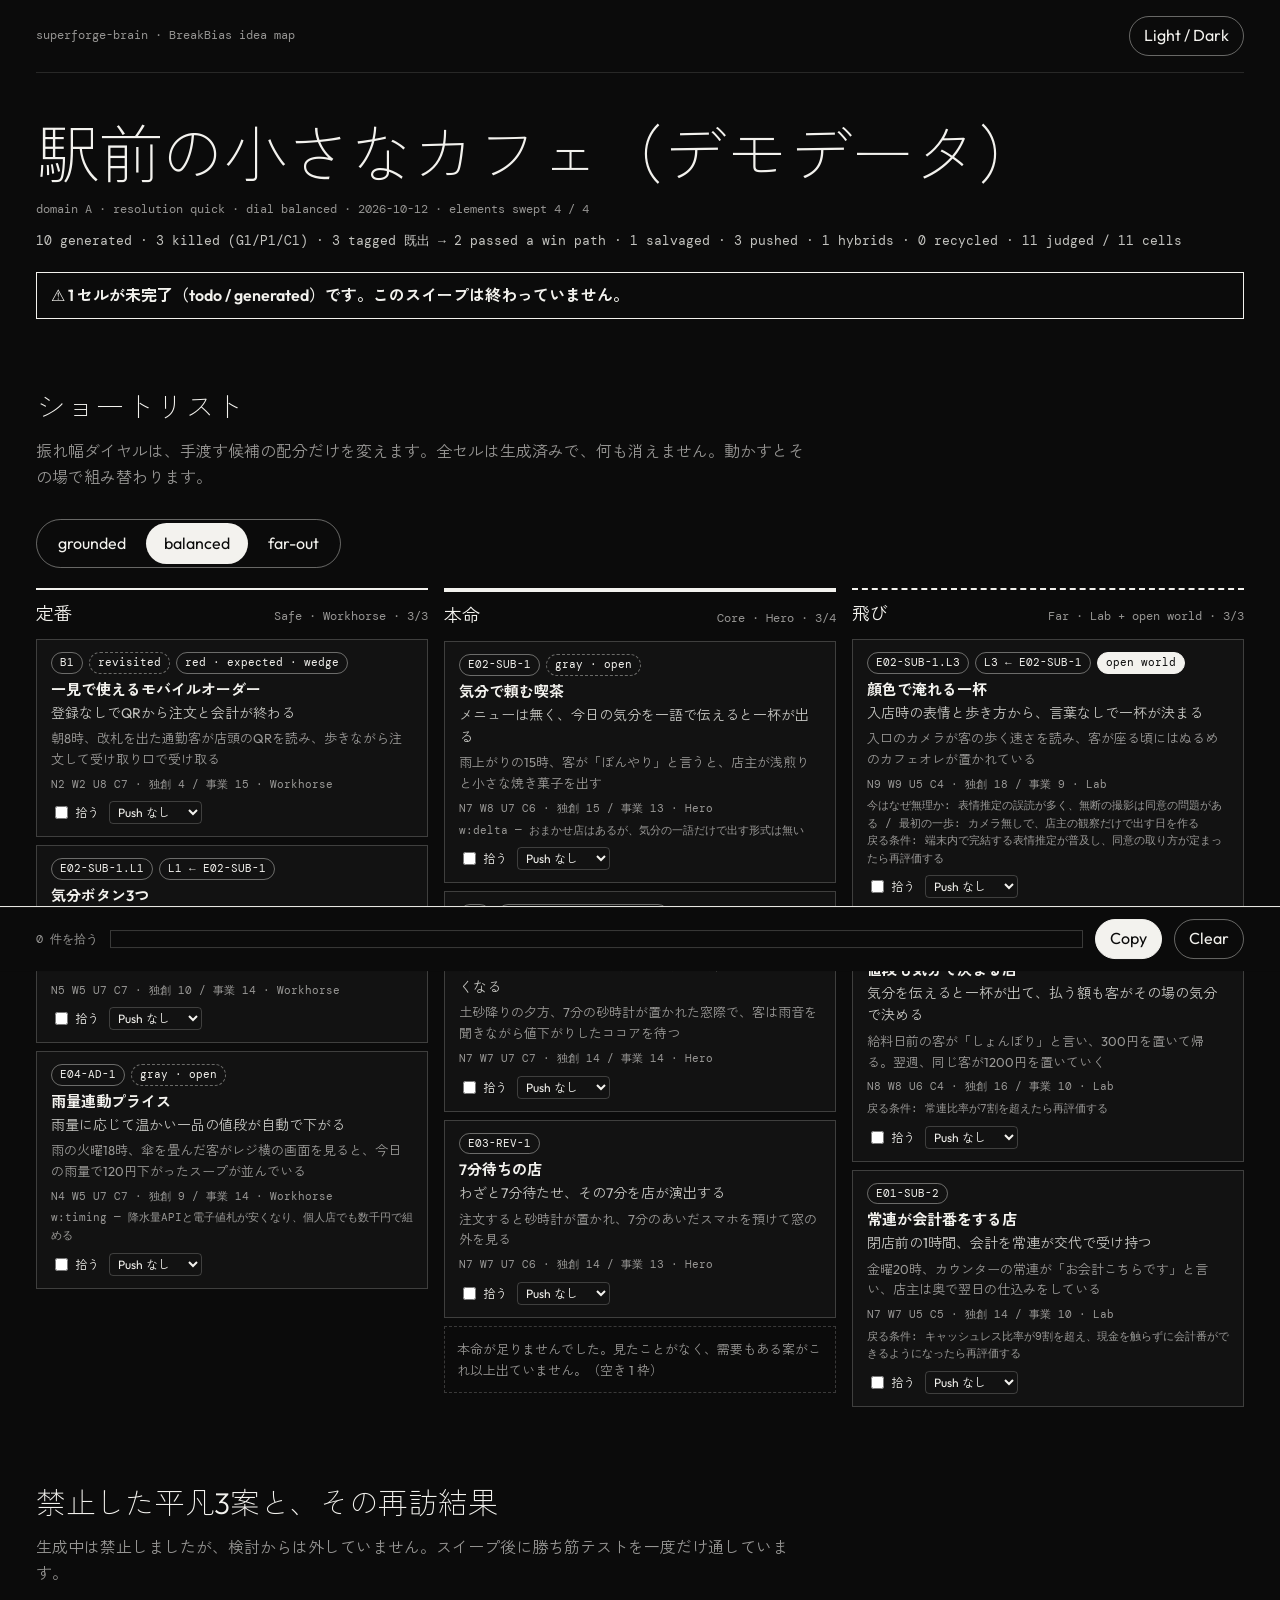
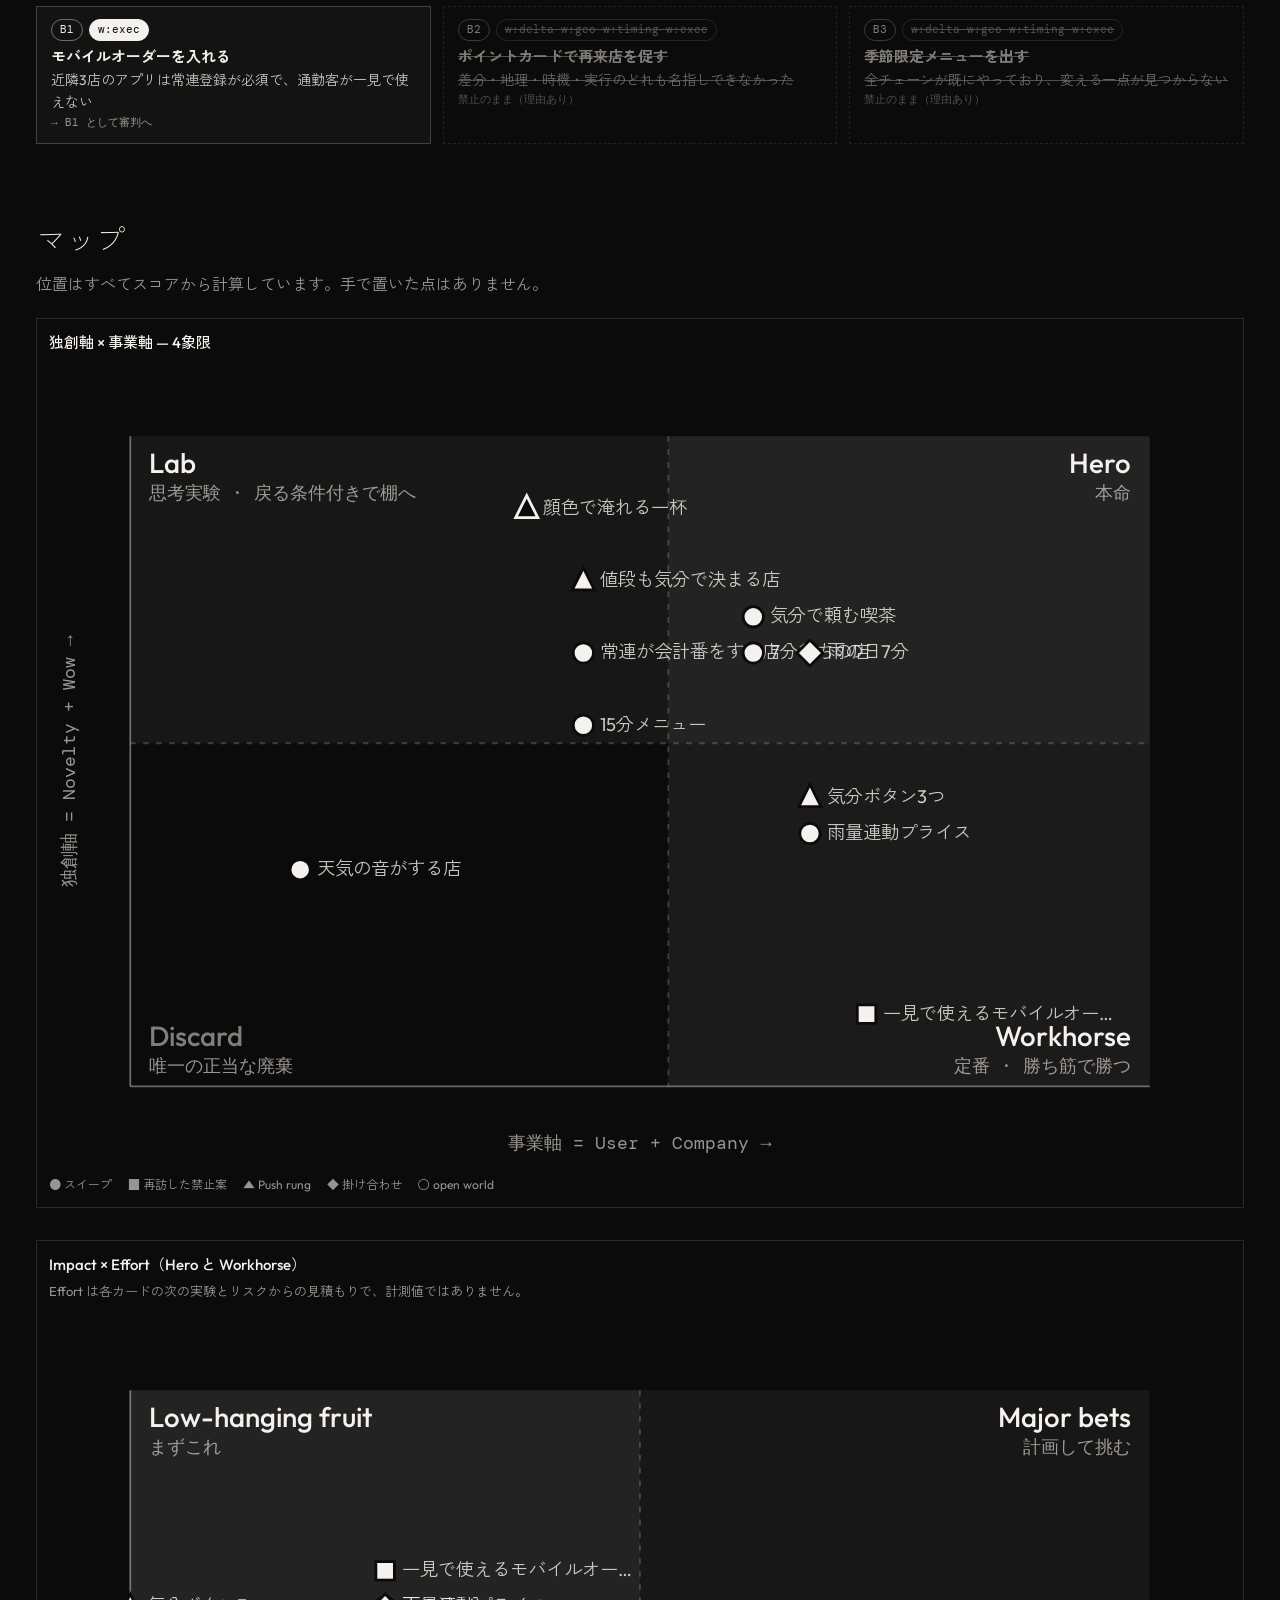
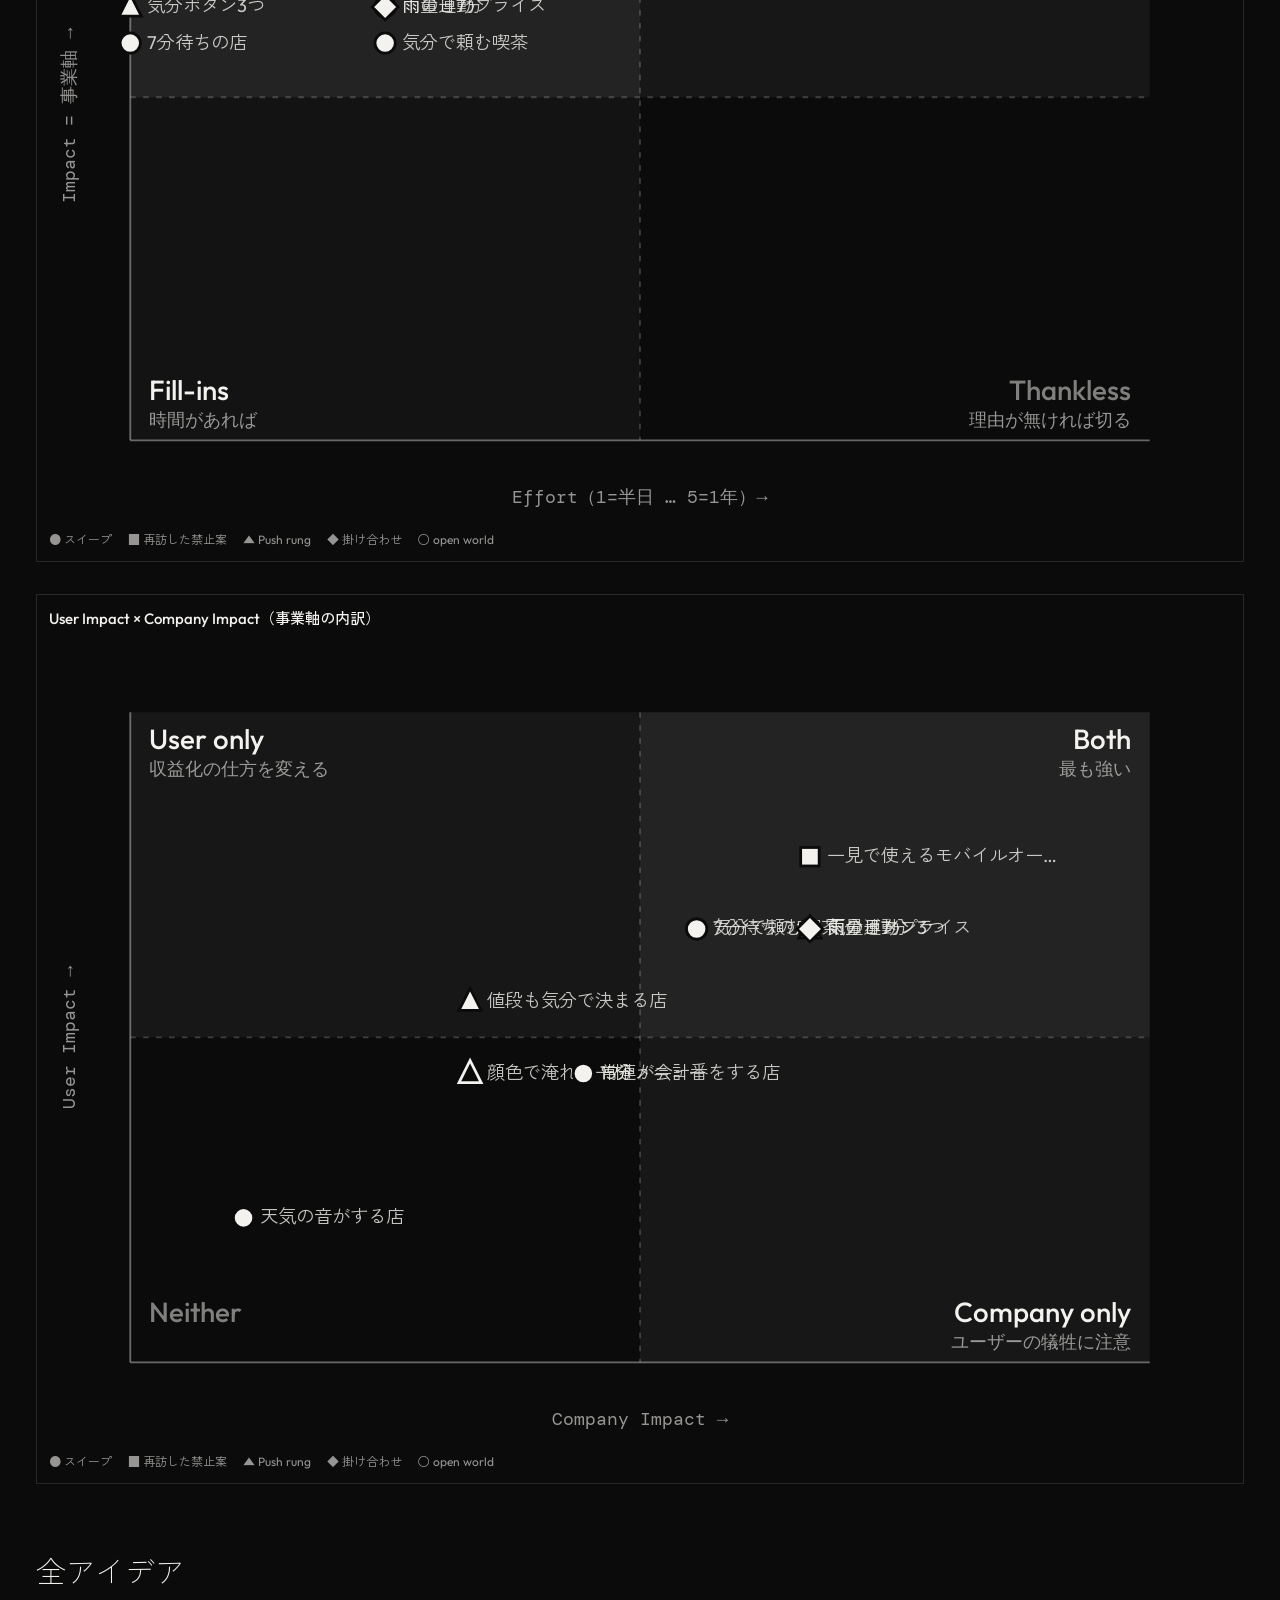
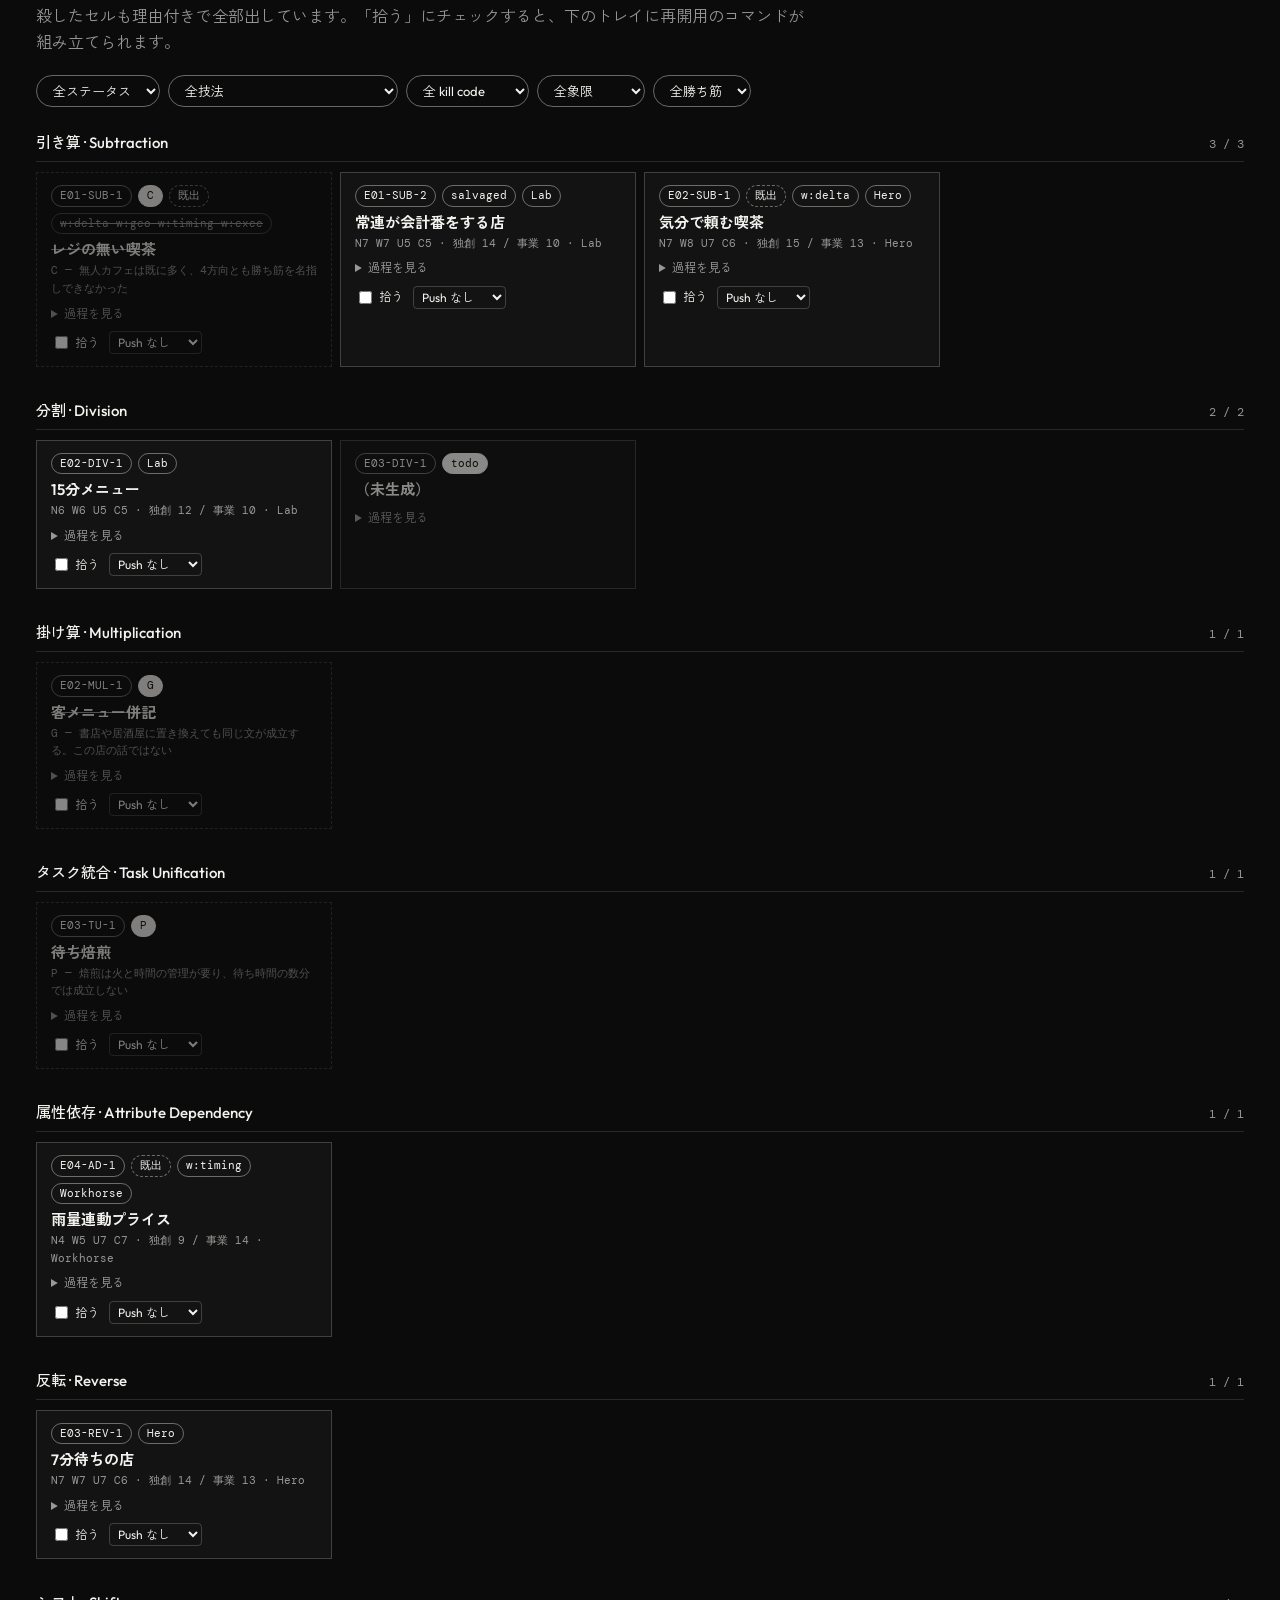
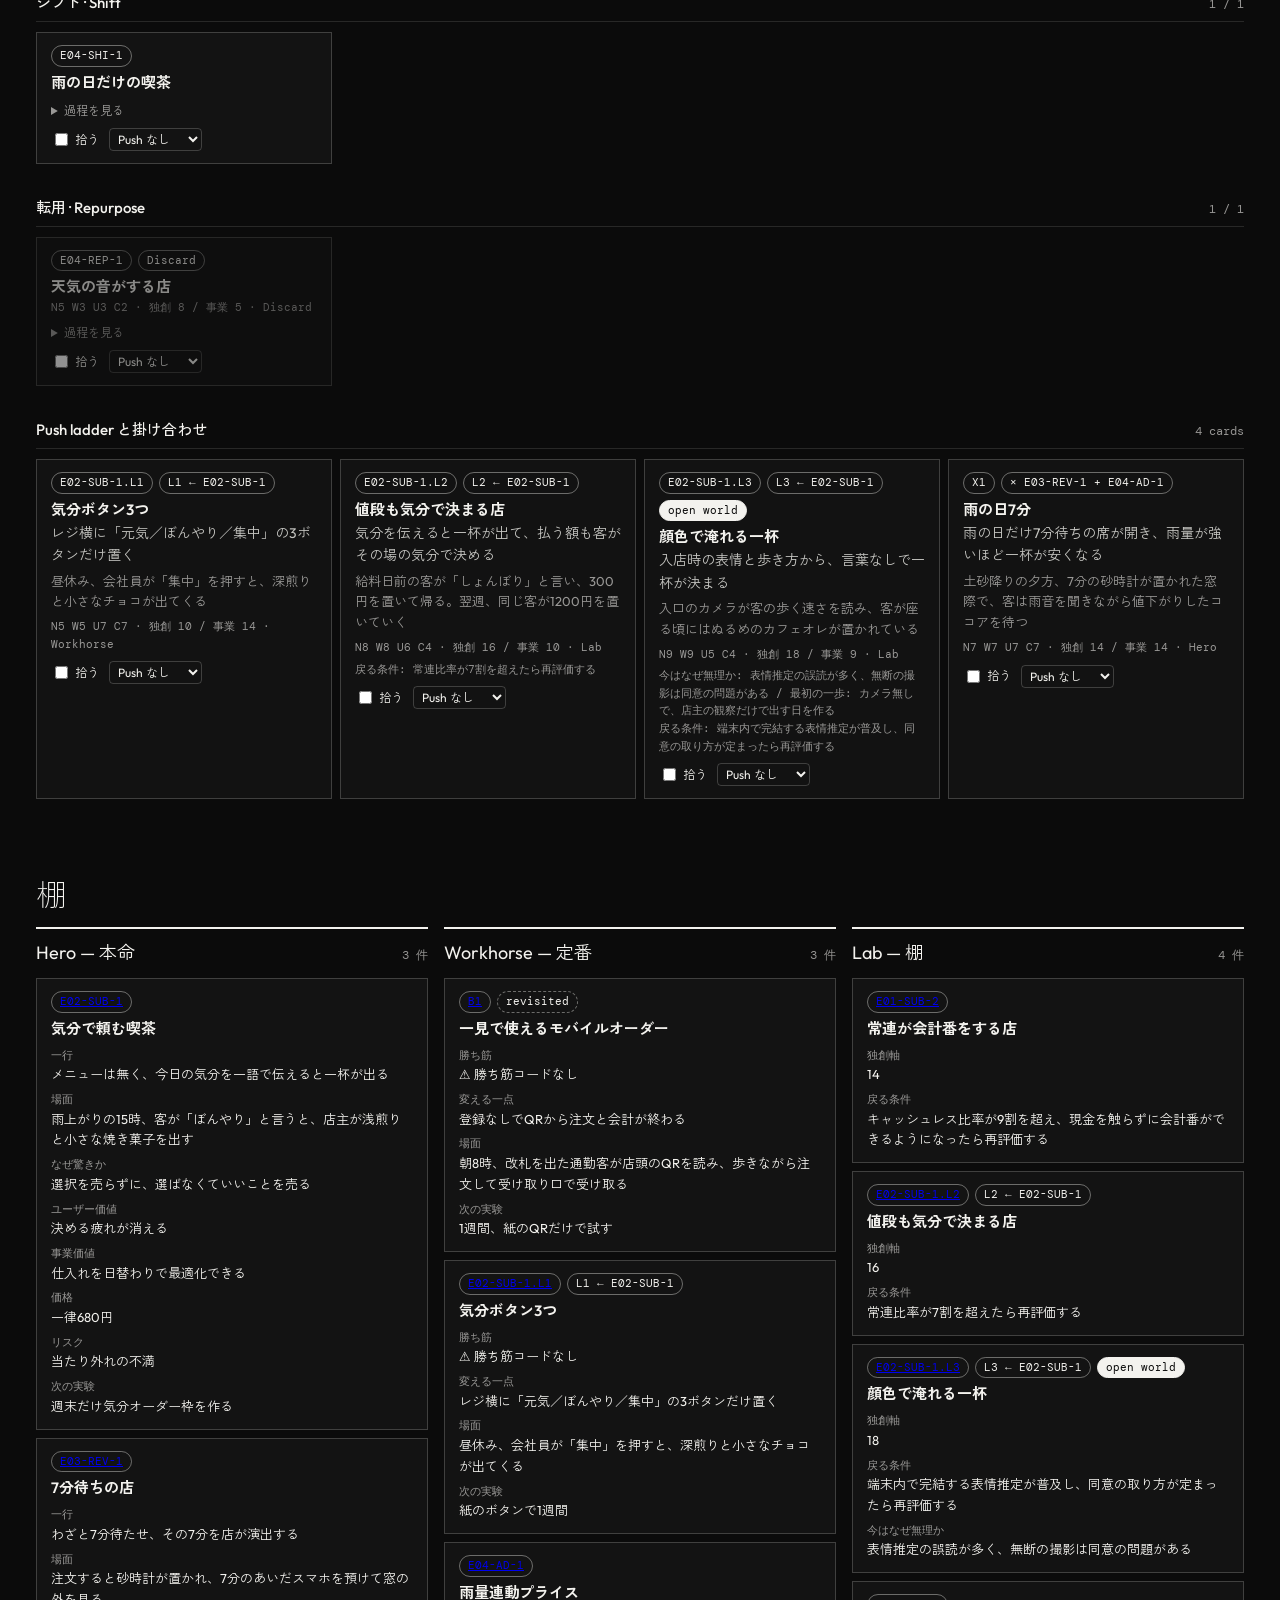
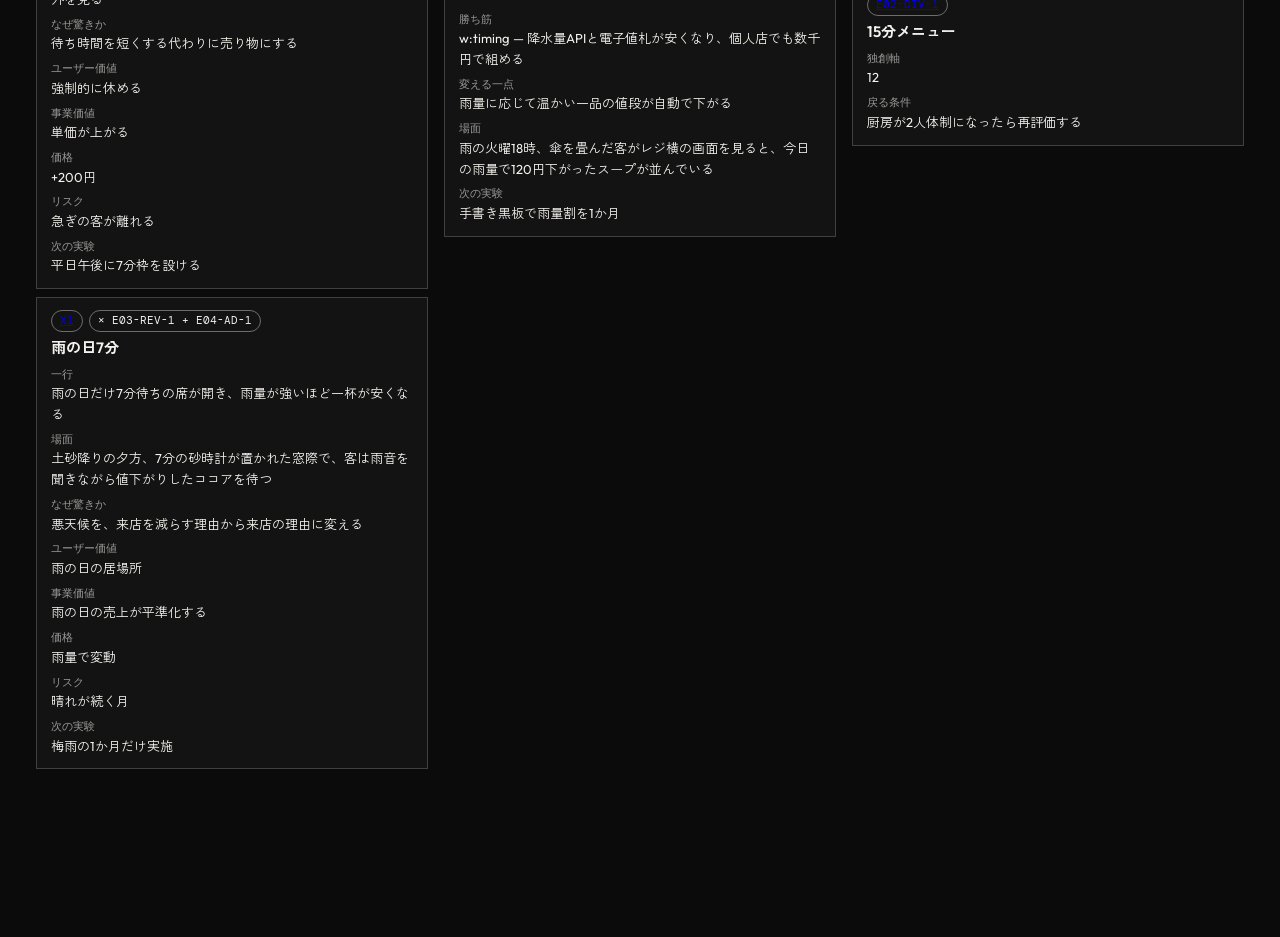
<file: skills/superforge-brain/assets/idea-map.html>
<!doctype html>
<html lang="ja" class="dark">
<head>
<meta charset="utf-8">
<meta name="viewport" content="width=device-width, initial-scale=1">
<title>BreakBias Idea Map</title>
<!--
  Reference implementation of references/idea-map-output.md.
  To use: copy to docs/product-idea.html and replace ONLY the JSON inside the
  application/json script block whose id is "ledger" (further down the page)
  with docs/product-idea.ledger.json. This comment deliberately does not spell
  out that tag, so a find-the-first-match replace cannot land inside it.
  Everything on the page — shortlist, maps, board, coverage line — is computed
  from that one object. Quadrants and lanes are derived from scores here and
  must never be written into the ledger.
  Visual language: cie-ds rules (two colours via tokens, Outfit + DM Mono +
  Zen Kaku Gothic New, no shadows, 280–420ms expo motion, reduced-motion aware).
  Fonts are progressive enhancement; the page works offline from file://.
-->
<link rel="stylesheet" href="https://fonts.googleapis.com/css2?family=DM+Mono:wght@400&family=Outfit:wght@100..900&family=Zen+Kaku+Gothic+New:wght@400;700&display=swap">
<style>
  :root {
    --cie-ink: #0b0b0b;
    --cie-paper: #f3f2ee;
    --cie-ease-expo: cubic-bezier(0.16, 1, 0.3, 1);
    --cie-dur: 320ms;
    --cie-dur-slow: 420ms;
    --cie-font-sans: "Outfit", "Zen Kaku Gothic New", system-ui, -apple-system, "Hiragino Sans", "Yu Gothic", sans-serif;
    --cie-font-mono: "DM Mono", ui-monospace, "SFMono-Regular", Menlo, monospace;
    --background: var(--cie-paper);
    --foreground: var(--cie-ink);
  }
  :root.dark {
    --background: var(--cie-ink);
    --foreground: var(--cie-paper);
  }
  /* alpha steps of the foreground — the only "other colours" allowed */
  :root { --fg-80: color-mix(in srgb, var(--foreground) 80%, transparent);
          --fg-60: color-mix(in srgb, var(--foreground) 60%, transparent);
          --fg-40: color-mix(in srgb, var(--foreground) 40%, transparent);
          --fg-20: color-mix(in srgb, var(--foreground) 20%, transparent);
          --fg-12: color-mix(in srgb, var(--foreground) 12%, transparent);
          --fg-06: color-mix(in srgb, var(--foreground) 6%, transparent);
          --fg-03: color-mix(in srgb, var(--foreground) 3%, transparent); }

  * { box-sizing: border-box; }
  html { -webkit-text-size-adjust: 100%; }
  body { margin: 0; background: var(--background); color: var(--foreground);
         font-family: var(--cie-font-sans); font-weight: 400; line-height: 1.6;
         transition: background var(--cie-dur) var(--cie-ease-expo), color var(--cie-dur) var(--cie-ease-expo); }
  .wrap { max-width: 1240px; margin: 0 auto; padding: 0 16px 160px; }
  .mono { font-family: var(--cie-font-mono); letter-spacing: 0; }
  h1 { font-weight: 200; font-size: clamp(32px, 6vw, 64px); line-height: 1.05; margin: 48px 0 12px; letter-spacing: -0.02em; }
  h2 { font-weight: 300; font-size: clamp(22px, 3vw, 30px); margin: 64px 0 8px; letter-spacing: -0.01em; }
  h3 { font-weight: 500; font-size: 15px; margin: 0; }
  p.lead { color: var(--fg-60); margin: 0 0 20px; max-width: 70ch; }
  hr { border: 0; border-top: 1px solid var(--fg-12); margin: 0; }
  button, select, input { font: inherit; color: inherit; }
  :focus-visible { outline: 2px solid var(--foreground); outline-offset: 2px; }

  .topbar { display: flex; justify-content: space-between; align-items: center; gap: 12px;
            padding: 16px 0; border-bottom: 1px solid var(--fg-12); }
  .tag { font-family: var(--cie-font-mono); font-size: 12px; color: var(--fg-60); }
  .btn { background: transparent; border: 1px solid var(--fg-40); border-radius: 999px; padding: 6px 14px;
         cursor: pointer; transition: background var(--cie-dur) var(--cie-ease-expo), border-color var(--cie-dur) var(--cie-ease-expo); }
  .btn:hover { border-color: var(--foreground); }
  .btn.solid { background: var(--foreground); color: var(--background); border-color: var(--foreground); }
  .coverage { font-family: var(--cie-font-mono); font-size: 13px; color: var(--fg-80); padding: 12px 0; }
  .warn { border: 1px solid var(--foreground); padding: 10px 14px; margin: 8px 0; font-weight: 600; }
  .warn::before { content: "⚠ "; }

  /* dial */
  .dial { display: inline-flex; border: 1px solid var(--fg-40); border-radius: 999px; padding: 3px; gap: 2px; margin: 8px 0 20px; }
  .dial button { border: 0; background: transparent; padding: 8px 18px; border-radius: 999px; cursor: pointer;
                 transition: background var(--cie-dur) var(--cie-ease-expo), color var(--cie-dur) var(--cie-ease-expo); }
  .dial button[aria-pressed="true"] { background: var(--foreground); color: var(--background); }
  .lanes { display: grid; grid-template-columns: repeat(3, minmax(0, 1fr)); gap: 16px; }
  .lane { border-top: 2px solid var(--foreground); padding-top: 10px; min-width: 0; }
  .lane[data-lane="safe"] { border-top-style: solid; }
  .lane[data-lane="core"] { border-top-width: 4px; }
  .lane[data-lane="far"] { border-top-style: dashed; }
  .lane-head { display: flex; justify-content: space-between; align-items: baseline; margin-bottom: 10px; }
  .lane-head h3 { font-size: 18px; font-weight: 400; }
  .slot-empty { border: 1px dashed var(--fg-20); padding: 12px; font-size: 13px; color: var(--fg-60); margin-bottom: 8px; }

  /* cards */
  .card { border: 1px solid var(--fg-20); padding: 12px 14px; margin-bottom: 8px; background: var(--fg-03);
          transition: border-color var(--cie-dur) var(--cie-ease-expo), opacity var(--cie-dur) var(--cie-ease-expo), transform var(--cie-dur) var(--cie-ease-expo); }
  .card:hover { border-color: var(--fg-60); }
  .card.enter { animation: rise var(--cie-dur-slow) var(--cie-ease-expo) both; }
  @keyframes rise { from { opacity: 0; transform: translateY(6px); } to { opacity: 1; transform: none; } }
  .card .row { display: flex; gap: 6px; flex-wrap: wrap; align-items: center; margin-bottom: 4px; }
  .card .name { font-weight: 600; font-size: 15px; }
  .card .line { font-size: 14px; color: var(--fg-80); }
  .card .scene { font-size: 13px; color: var(--fg-60); margin-top: 4px; }
  .card.killed { opacity: .5; background: transparent; border-style: dashed; }
  .card.killed .name, .card.killed .line { text-decoration: line-through; text-decoration-color: var(--fg-60); }
  .card.dim { opacity: .55; }
  .badge { font-family: var(--cie-font-mono); font-size: 11px; border: 1px solid var(--fg-40); border-radius: 999px; padding: 1px 8px; white-space: nowrap; }
  .badge.solid { background: var(--foreground); color: var(--background); border-color: var(--foreground); }
  .badge.strike { text-decoration: line-through; opacity: .6; }
  .badge.dashed { border-style: dashed; }
  .meta { font-family: var(--cie-font-mono); font-size: 11px; color: var(--fg-60); }
  .card details { margin-top: 6px; font-size: 13px; }
  .card summary { cursor: pointer; color: var(--fg-60); font-size: 12px; }
  .trace { margin: 6px 0 0; padding: 0; list-style: none; border-left: 1px solid var(--fg-20); }
  .trace li { padding: 2px 0 2px 10px; color: var(--fg-80); }
  .trace b { font-weight: 500; color: var(--foreground); }
  .actions { display: flex; gap: 10px; align-items: center; margin-top: 8px; font-size: 12px; flex-wrap: wrap; }
  .actions label { display: inline-flex; gap: 4px; align-items: center; cursor: pointer; }
  .actions select { background: transparent; border: 1px solid var(--fg-20); border-radius: 4px; padding: 2px 4px; font-size: 12px; }
  .actions select option { background: var(--background); }

  /* banned */
  .banned { display: grid; grid-template-columns: repeat(3, minmax(0, 1fr)); gap: 12px; }

  /* maps */
  .maps { display: grid; grid-template-columns: minmax(0, 1fr); gap: 32px; }
  .mapbox { border: 1px solid var(--fg-12); padding: 12px; }
  .mapbox svg { width: 100%; height: auto; display: block; overflow: visible; }
  .legend { display: flex; gap: 16px; flex-wrap: wrap; font-size: 12px; color: var(--fg-60); margin-top: 8px; }
  .tray-inline { font-size: 12px; color: var(--fg-60); margin-top: 6px; }
  svg text { fill: var(--foreground); font-family: var(--cie-font-sans); }
  svg .q-label { font-size: 15px; font-weight: 500; }
  svg .q-sub { font-size: 10px; fill: var(--fg-60); font-family: var(--cie-font-mono); }
  svg .axis { stroke: var(--fg-40); stroke-width: 1; }
  svg .grid { stroke: var(--fg-20); stroke-width: 1; stroke-dasharray: 3 4; }
  svg .pt { fill: var(--foreground); stroke: var(--background); stroke-width: 1.5; cursor: pointer;
            transition: transform var(--cie-dur) var(--cie-ease-expo); transform-box: fill-box; transform-origin: center; }
  svg .pt:hover { transform: scale(1.6); }
  svg .pt.hollow { fill: var(--background); stroke: var(--foreground); stroke-width: 1.5; }
  svg .pt-label { font-size: 10px; fill: var(--fg-80); pointer-events: none; }

  /* filters + board */
  .filters { display: flex; gap: 8px; flex-wrap: wrap; margin: 12px 0 16px; align-items: center; }
  .filters select { background: transparent; border: 1px solid var(--fg-40); border-radius: 999px; padding: 6px 12px; font-size: 13px; }
  .filters select option { background: var(--background); }
  .tech { margin-top: 24px; }
  .tech-head { display: flex; justify-content: space-between; align-items: baseline; border-bottom: 1px solid var(--fg-12); padding-bottom: 6px; margin-bottom: 10px; }
  .grid-cards { display: grid; grid-template-columns: repeat(auto-fill, minmax(260px, 1fr)); gap: 8px; }

  .shelves { display: grid; grid-template-columns: repeat(3, minmax(0, 1fr)); gap: 16px; }
  dl.kv { margin: 6px 0 0; font-size: 13px; }
  dl.kv dt { color: var(--fg-60); font-size: 11px; font-family: var(--cie-font-mono); margin-top: 6px; }
  dl.kv dd { margin: 0; }

  /* recycle tray */
  .tray { position: fixed; left: 0; right: 0; bottom: 0; background: var(--background); border-top: 1px solid var(--foreground);
          transform: translateY(110%); transition: transform var(--cie-dur) var(--cie-ease-expo); z-index: 10; }
  .tray.open { transform: none; }
  .tray .inner { max-width: 1240px; margin: 0 auto; padding: 12px 16px; display: flex; gap: 12px; align-items: center; flex-wrap: wrap; }
  .tray pre { flex: 1 1 420px; margin: 0; font-family: var(--cie-font-mono); font-size: 13px; white-space: pre-wrap; word-break: break-all;
              border: 1px solid var(--fg-20); padding: 8px 10px; min-width: 0; }

  @media (max-width: 860px) {
    .lanes, .banned, .shelves { grid-template-columns: minmax(0, 1fr); }
  }
  @media (prefers-reduced-motion: reduce) {
    *, *::before, *::after { animation: none !important; transition: none !important; }
  }
</style>
</head>
<body>
<div class="wrap">
  <div class="topbar">
    <span class="tag">superforge-brain · BreakBias idea map</span>
    <button class="btn" id="theme" type="button" aria-label="Toggle light and dark">Light / Dark</button>
  </div>

  <header>
    <h1 id="title"></h1>
    <div class="tag" id="meta"></div>
    <div class="coverage" id="coverage"></div>
    <div id="warnings"></div>
  </header>

  <section aria-labelledby="h-short">
    <h2 id="h-short">ショートリスト</h2>
    <p class="lead">振れ幅ダイヤルは、手渡す候補の配分だけを変えます。全セルは生成済みで、何も消えません。動かすとその場で組み替わります。</p>
    <div class="dial" role="group" aria-label="Range dial" id="dial"></div>
    <div class="lanes" id="lanes"></div>
  </section>

  <section aria-labelledby="h-banned">
    <h2 id="h-banned">禁止した平凡3案と、その再訪結果</h2>
    <p class="lead">生成中は禁止しましたが、検討からは外していません。スイープ後に勝ち筋テストを一度だけ通しています。</p>
    <div class="banned" id="banned"></div>
  </section>

  <section aria-labelledby="h-maps">
    <h2 id="h-maps">マップ</h2>
    <p class="lead">位置はすべてスコアから計算しています。手で置いた点はありません。</p>
    <div class="maps" id="maps"></div>
  </section>

  <section aria-labelledby="h-board">
    <h2 id="h-board">全アイデア</h2>
    <p class="lead">殺したセルも理由付きで全部出しています。「拾う」にチェックすると、下のトレイに再開用のコマンドが組み立てられます。</p>
    <div class="filters" id="filters"></div>
    <div id="board"></div>
  </section>

  <section aria-labelledby="h-shelves">
    <h2 id="h-shelves">棚</h2>
    <div class="shelves" id="shelves"></div>
  </section>
</div>

<div class="tray" id="tray" aria-live="polite">
  <div class="inner">
    <span class="tag" id="tray-count"></span>
    <pre id="tray-cmd"></pre>
    <button class="btn solid" id="tray-copy" type="button">Copy</button>
    <button class="btn" id="tray-clear" type="button">Clear</button>
  </div>
</div>

<script type="application/json" id="ledger">
{
  "schema": "breakbias-ledger/1",
  "subject": "駅前の小さなカフェ（デモデータ）",
  "domain": "A",
  "resolution": "quick",
  "dial": "balanced",
  "generated": "2026-10-12",
  "elements": [
    {"id": "E01", "name": "レジカウンター", "lens": "structural", "bias": "注文と会計は同じ場所で人が受ける", "break_potential": "high", "obvious": ["セルフレジ", "モバイルオーダー", "ポイントカード"]},
    {"id": "E02", "name": "メニュー", "lens": "structural", "bias": "メニューは客が選ぶもの", "break_potential": "high", "obvious": ["季節限定", "写真付きメニュー", "おすすめ表示"]},
    {"id": "E03", "name": "待ち時間", "lens": "process", "bias": "待ち時間は短いほど良い", "break_potential": "med", "obvious": ["呼び出しベル", "事前注文", "Wi-Fi"]},
    {"id": "E04", "name": "天気", "lens": "relational", "bias": "天気は店の外の話", "break_potential": "high", "obvious": ["雨の日割引", "テラス席", "温かい新メニュー"]}
  ],
  "banned": [
    {"id": "B1", "idea": "モバイルオーダーを入れる", "revisit": {"win_path": "w:exec", "reason": "近隣3店のアプリは常連登録が必須で、通勤客が一見で使えない", "card_id": "B1"}},
    {"id": "B2", "idea": "ポイントカードで再来店を促す", "revisit": {"win_path": null, "reason": "差分・地理・時機・実行のどれも名指しできなかった", "card_id": null}},
    {"id": "B3", "idea": "季節限定メニューを出す", "revisit": {"win_path": null, "reason": "全チェーンが既にやっており、変える一点が見つからない", "card_id": null}}
  ],
  "cells": [
    {"id": "E01-SUB-1", "element_id": "E01", "technique": "Subtraction", "sub_method": "除去のみ", "bias": "注文は人が受ける", "form": "レジが無い店", "provider": "人件費とレジ待ちが消える", "user": "並ばずに座れる", "concept": "レジの無い喫茶", "status": "killed", "kill_code": "C", "kill_reason": "無人カフェは既に多く、4方向とも勝ち筋を名指しできなかった", "prior_art": true, "win_path": null, "win_reason": null, "salvaged": false, "merged_into": null, "recycled": false},
    {"id": "E01-SUB-2", "element_id": "E01", "technique": "Subtraction", "sub_method": "除去+代替", "bias": "会計は店員がする", "form": "会計を常連客が交代で受け持つ", "provider": "閉店前の人手が浮く", "user": "常連が店の一部になれる", "concept": "常連が会計番をする店", "status": "judged", "kill_code": null, "kill_reason": null, "prior_art": false, "win_path": null, "win_reason": null, "salvaged": true, "merged_into": null, "recycled": false},
    {"id": "E02-SUB-1", "element_id": "E02", "technique": "Subtraction", "sub_method": "除去のみ", "bias": "メニューは客が選ぶ", "form": "メニューが無い。客は今日の気分だけを言う", "provider": "仕入れを日替わりで最適化できる", "user": "選ぶ疲れが消える", "concept": "気分で頼む喫茶", "status": "judged", "kill_code": null, "kill_reason": null, "prior_art": true, "win_path": "w:delta", "win_reason": "おまかせ店はあるが、気分の一語だけで出す形式は無い", "salvaged": false, "merged_into": null, "recycled": false},
    {"id": "E02-DIV-1", "element_id": "E02", "technique": "Division", "sub_method": "時間分割", "bias": "メニューは一日中同じ", "form": "15分ごとにメニューが入れ替わる", "provider": "ロスを時間で吸収できる", "user": "その時間にしか無い一品", "concept": "15分メニュー", "status": "judged", "kill_code": null, "kill_reason": null, "prior_art": false, "win_path": null, "win_reason": null, "salvaged": false, "merged_into": null, "recycled": false},
    {"id": "E02-MUL-1", "element_id": "E02", "technique": "Multiplication", "sub_method": "×2（所有者を変える）", "bias": "メニューは店が書く", "form": "客が書いたメニューが店のメニューと並ぶ", "provider": "開発コストが下がる", "user": "自分の一品が店に載る", "concept": "客メニュー併記", "status": "killed", "kill_code": "G", "kill_reason": "書店や居酒屋に置き換えても同じ文が成立する。この店の話ではない", "prior_art": false, "win_path": null, "win_reason": null, "salvaged": false, "merged_into": null, "recycled": false},
    {"id": "E03-REV-1", "element_id": "E03", "technique": "Reverse", "sub_method": "コア前提反転", "bias": "待ち時間は短いほど良い", "form": "わざと7分待たせる。その7分が商品", "provider": "回転率は落ちるが単価が上がる", "user": "強制的な休憩が手に入る", "concept": "7分待ちの店", "status": "judged", "kill_code": null, "kill_reason": null, "prior_art": false, "win_path": null, "win_reason": null, "salvaged": false, "merged_into": null, "recycled": false},
    {"id": "E03-TU-1", "element_id": "E03", "technique": "Task Unification", "sub_method": "内部要素に新機能", "bias": "待ち時間は無駄", "form": "待ち時間に豆の焙煎を客が手伝う", "provider": "焙煎の人手", "user": "体験が残る", "concept": "待ち焙煎", "status": "killed", "kill_code": "P", "kill_reason": "焙煎は火と時間の管理が要り、待ち時間の数分では成立しない", "prior_art": false, "win_path": null, "win_reason": null, "salvaged": false, "merged_into": null, "recycled": false},
    {"id": "E04-AD-1", "element_id": "E04", "technique": "Attribute Dependency", "sub_method": "価格×雨量", "bias": "天気は店の外の話", "form": "雨量に応じて温かい一品の値段が下がる", "provider": "雨の日の客足を補える", "user": "雨の日に寄る理由ができる", "concept": "雨量連動プライス", "status": "judged", "kill_code": null, "kill_reason": null, "prior_art": true, "win_path": "w:timing", "win_reason": "降水量APIと電子値札が安くなり、個人店でも数千円で組める", "salvaged": false, "merged_into": null, "recycled": false},
    {"id": "E04-REP-1", "element_id": "E04", "technique": "Repurpose", "sub_method": "Senses", "bias": "天気は見るもの", "form": "店内の音が外の天気をそのまま流す", "provider": "雰囲気づくりが無料", "user": "外を見ずに天気が分かる", "concept": "天気の音がする店", "status": "judged", "kill_code": null, "kill_reason": null, "prior_art": false, "win_path": null, "win_reason": null, "salvaged": false, "merged_into": null, "recycled": false},
    {"id": "E04-SHI-1", "element_id": "E04", "technique": "Shift", "sub_method": "2軸ベクトル反転", "bias": "晴れの日が稼ぎ時", "form": "雨の日だけ開く店", "provider": "晴れの日は別業態で稼ぐ", "user": "雨の日の居場所", "concept": "雨の日だけの喫茶", "status": "survived", "kill_code": null, "kill_reason": null, "prior_art": false, "win_path": null, "win_reason": null, "salvaged": false, "merged_into": null, "recycled": false},
    {"id": "E03-DIV-1", "element_id": "E03", "technique": "Division", "sub_method": "時間分割", "bias": "待つのは店内", "form": "", "provider": "", "user": "", "concept": "", "status": "todo", "kill_code": null, "kill_reason": null, "prior_art": false, "win_path": null, "win_reason": null, "salvaged": false, "merged_into": null, "recycled": false}
  ],
  "cards": [
    {"id": "B1", "source": "revisited", "parent": null, "rung": null, "parents": null, "open_world": false, "name": "一見で使えるモバイルオーダー", "one_line": "登録なしでQRから注文と会計が終わる", "scene": "朝8時、改札を出た通勤客が店頭のQRを読み、歩きながら注文して受け取り口で受け取る", "why_surprising": "", "user_value": "朝の5分が戻る", "business_value": "朝のピークの取りこぼしが減る", "price": "決済手数料のみ", "risks": "常連の会話が減る", "next_experiment": "1週間、紙のQRだけで試す", "impossible_today": null, "first_step": null, "scores": {"novelty": 2, "wow": 2, "user": 8, "company": 7}, "effort": 2, "lab_reentry": null, "market": {"status": "red", "verdict": "wedge", "note": "近隣は会員登録必須。一見対応が楔"}},
    {"id": "E01-SUB-2", "source": "sweep", "parent": null, "rung": null, "parents": null, "open_world": false, "name": "常連が会計番をする店", "one_line": "閉店前の1時間、会計を常連が交代で受け持つ", "scene": "金曜20時、カウンターの常連が「お会計こちらです」と言い、店主は奥で翌日の仕込みをしている", "why_surprising": "客と店員の境目を店が自分で崩す", "user_value": "常連が役割を持てる", "business_value": "閉店前の人件費が浮く", "price": "会計番はコーヒー無料", "risks": "金銭トラブル、保険", "next_experiment": "常連3人と月1回だけ試す", "impossible_today": null, "first_step": null, "scores": {"novelty": 7, "wow": 7, "user": 5, "company": 5}, "effort": 2, "lab_reentry": "キャッシュレス比率が9割を超え、現金を触らずに会計番ができるようになったら再評価する", "market": null},
    {"id": "E02-SUB-1", "source": "sweep", "parent": null, "rung": null, "parents": null, "open_world": false, "name": "気分で頼む喫茶", "one_line": "メニューは無く、今日の気分を一語で伝えると一杯が出る", "scene": "雨上がりの15時、客が「ぼんやり」と言うと、店主が浅煎りと小さな焼き菓子を出す", "why_surprising": "選択を売らずに、選ばなくていいことを売る", "user_value": "決める疲れが消える", "business_value": "仕入れを日替わりで最適化できる", "price": "一律680円", "risks": "当たり外れの不満", "next_experiment": "週末だけ気分オーダー枠を作る", "impossible_today": null, "first_step": null, "scores": {"novelty": 7, "wow": 8, "user": 7, "company": 6}, "effort": 2, "lab_reentry": null, "market": {"status": "gray", "verdict": "open", "note": "おまかせ業態はあるが気分起点は無い"}},
    {"id": "E02-SUB-1.L1", "source": "push", "parent": "E02-SUB-1", "rung": 1, "parents": null, "open_world": false, "name": "気分ボタン3つ", "one_line": "レジ横に「元気／ぼんやり／集中」の3ボタンだけ置く", "scene": "昼休み、会社員が「集中」を押すと、深煎りと小さなチョコが出てくる", "why_surprising": "", "user_value": "3秒で決まる", "business_value": "既存メニューのままで始められる", "price": "追加費用なし", "risks": "飽き", "next_experiment": "紙のボタンで1週間", "impossible_today": null, "first_step": null, "scores": {"novelty": 5, "wow": 5, "user": 7, "company": 7}, "effort": 1, "lab_reentry": null, "market": null},
    {"id": "E02-SUB-1.L2", "source": "push", "parent": "E02-SUB-1", "rung": 2, "parents": null, "open_world": false, "name": "値段も気分で決まる店", "one_line": "気分を伝えると一杯が出て、払う額も客がその場の気分で決める", "scene": "給料日前の客が「しょんぼり」と言い、300円を置いて帰る。翌週、同じ客が1200円を置いていく", "why_surprising": "価格という前提まで客に渡す", "user_value": "懐具合に合わせられる", "business_value": "常連の平均単価が上がる事例がある", "price": "客が決める", "risks": "赤字日", "next_experiment": "閉店前1時間だけ試す", "impossible_today": null, "first_step": null, "scores": {"novelty": 8, "wow": 8, "user": 6, "company": 4}, "effort": 2, "lab_reentry": "常連比率が7割を超えたら再評価する", "market": null},
    {"id": "E02-SUB-1.L3", "source": "push", "parent": "E02-SUB-1", "rung": 3, "parents": null, "open_world": true, "name": "顔色で淹れる一杯", "one_line": "入店時の表情と歩き方から、言葉なしで一杯が決まる", "scene": "入口のカメラが客の歩く速さを読み、客が座る頃にはぬるめのカフェオレが置かれている", "why_surprising": "注文という行為そのものが消える", "user_value": "言葉にしなくていい", "business_value": "体験そのものが話題になる", "price": "一律900円", "risks": "プライバシー、誤読", "next_experiment": "店主の目視で同じことを1日やってみる", "impossible_today": "表情推定の誤読が多く、無断の撮影は同意の問題がある", "first_step": "カメラ無しで、店主の観察だけで出す日を作る", "scores": {"novelty": 9, "wow": 9, "user": 5, "company": 4}, "effort": 5, "lab_reentry": "端末内で完結する表情推定が普及し、同意の取り方が定まったら再評価する", "market": null},
    {"id": "E02-DIV-1", "source": "sweep", "parent": null, "rung": null, "parents": null, "open_world": false, "name": "15分メニュー", "one_line": "15分ごとに一品が入れ替わる", "scene": "14:45に入った客だけが、14:45〜15:00限定の柚子トーストを頼める", "why_surprising": "時間が限定性を作る", "user_value": "偶然の一品", "business_value": "ロスを時間で吸収", "price": "通常価格", "risks": "厨房負荷", "next_experiment": "午後だけ1時間試す", "impossible_today": null, "first_step": null, "scores": {"novelty": 6, "wow": 6, "user": 5, "company": 5}, "effort": 3, "lab_reentry": "厨房が2人体制になったら再評価する", "market": null},
    {"id": "E03-REV-1", "source": "sweep", "parent": null, "rung": null, "parents": null, "open_world": false, "name": "7分待ちの店", "one_line": "わざと7分待たせ、その7分を店が演出する", "scene": "注文すると砂時計が置かれ、7分のあいだスマホを預けて窓の外を見る", "why_surprising": "待ち時間を短くする代わりに売り物にする", "user_value": "強制的に休める", "business_value": "単価が上がる", "price": "+200円", "risks": "急ぎの客が離れる", "next_experiment": "平日午後に7分枠を設ける", "impossible_today": null, "first_step": null, "scores": {"novelty": 7, "wow": 7, "user": 7, "company": 6}, "effort": 1, "lab_reentry": null, "market": null},
    {"id": "E04-AD-1", "source": "sweep", "parent": null, "rung": null, "parents": null, "open_world": false, "name": "雨量連動プライス", "one_line": "雨量に応じて温かい一品の値段が自動で下がる", "scene": "雨の火曜18時、傘を畳んだ客がレジ横の画面を見ると、今日の雨量で120円下がったスープが並んでいる", "why_surprising": "", "user_value": "雨の日に寄る理由", "business_value": "雨の日の客足を補う", "price": "値下げ幅は雨量で変動", "risks": "晴れの日との落差", "next_experiment": "手書き黒板で雨量割を1か月", "impossible_today": null, "first_step": null, "scores": {"novelty": 4, "wow": 5, "user": 7, "company": 7}, "effort": 2, "lab_reentry": null, "market": {"status": "gray", "verdict": "open", "note": "天候割引はあるが、雨量連動の自動化は個人店に無い"}},
    {"id": "E04-REP-1", "source": "sweep", "parent": null, "rung": null, "parents": null, "open_world": false, "name": "天気の音がする店", "one_line": "店内のBGMが外の天気をそのまま流す", "scene": "", "why_surprising": "雰囲気がある", "user_value": "心地よい", "business_value": "差別化", "price": "", "risks": "", "next_experiment": "", "impossible_today": null, "first_step": null, "scores": {"novelty": 5, "wow": 3, "user": 3, "company": 2}, "effort": null, "lab_reentry": null, "market": null},
    {"id": "X1", "source": "hybrid", "parent": null, "rung": null, "parents": ["E03-REV-1", "E04-AD-1"], "open_world": false, "name": "雨の日7分", "one_line": "雨の日だけ7分待ちの席が開き、雨量が強いほど一杯が安くなる", "scene": "土砂降りの夕方、7分の砂時計が置かれた窓際で、客は雨音を聞きながら値下がりしたココアを待つ", "why_surprising": "悪天候を、来店を減らす理由から来店の理由に変える", "user_value": "雨の日の居場所", "business_value": "雨の日の売上が平準化する", "price": "雨量で変動", "risks": "晴れが続く月", "next_experiment": "梅雨の1か月だけ実施", "impossible_today": null, "first_step": null, "scores": {"novelty": 7, "wow": 7, "user": 7, "company": 7}, "effort": 2, "lab_reentry": null, "market": null}
  ]
}
</script>

<script>
(function () {
  "use strict";
  var L = JSON.parse(document.getElementById("ledger").textContent);

  var TECHS = ["Subtraction", "Division", "Multiplication", "Task Unification", "Attribute Dependency", "Reverse", "Shift", "Repurpose"];
  var TECH_JA = { "Subtraction": "引き算", "Division": "分割", "Multiplication": "掛け算", "Task Unification": "タスク統合", "Attribute Dependency": "属性依存", "Reverse": "反転", "Shift": "シフト", "Repurpose": "転用" };
  var QUOTA = { grounded: { safe: 5, core: 3, far: 2 }, balanced: { safe: 3, core: 4, far: 3 }, "far-out": { safe: 2, core: 3, far: 5 } };
  var LANES = [
    { key: "safe", ja: "定番", en: "Safe · Workhorse", empty: "定番が足りませんでした。ありふれていて確実に要る案が少ない、という結果です。" },
    { key: "core", ja: "本命", en: "Core · Hero", empty: "本命が足りませんでした。見たことがなく、需要もある案がこれ以上出ていません。" },
    { key: "far", ja: "飛び", en: "Far · Lab + open world", empty: "飛び枠が足りませんでした。Push ladder を far-out まで回すと増えます。" }
  ];
  var PUSH_FLAG = { grounded: "grounded", stretch: "stretch", "far-out": "far-out" };

  var cellsById = {}; L.cells.forEach(function (c) { cellsById[c.id] = c; });
  var cardsById = {}; L.cards.forEach(function (c) { cardsById[c.id] = c; });
  var elementsById = {}; L.elements.forEach(function (e) { elementsById[e.id] = e; });

  // ---- derived values (never stored) ----
  function orig(c) { return c.scores ? c.scores.novelty + c.scores.wow : null; }
  function viab(c) { return c.scores ? c.scores.user + c.scores.company : null; }
  function quadrant(c) {
    if (!c.scores) return null;
    var o = orig(c) >= 12, v = viab(c) >= 12;
    return o && v ? "Hero" : o ? "Lab" : v ? "Workhorse" : "Discard";
  }
  function lane(c) {
    if (c.open_world) return "far";
    var q = quadrant(c);
    return q === "Hero" ? "core" : q === "Workhorse" ? "safe" : q === "Lab" ? "far" : null;
  }
  function laneScore(c, key) {
    return key === "safe" ? viab(c) * 10 + (c.source === "revisited" ? 1 : 0) : key === "core" ? orig(c) + viab(c) : orig(c);
  }

  // ---- tiny DOM helper ----
  function h(tag, attrs) {
    var el = document.createElement(tag);
    if (attrs) Object.keys(attrs).forEach(function (k) {
      var v = attrs[k];
      if (v == null || v === false) return;
      if (k === "class") el.className = v;
      else if (k === "text") el.textContent = v;
      else if (k.slice(0, 2) === "on") el.addEventListener(k.slice(2), v);
      else el.setAttribute(k, v === true ? "" : v);
    });
    for (var i = 2; i < arguments.length; i++) {
      var ch = arguments[i];
      if (ch == null || ch === false) continue;
      if (Array.isArray(ch)) ch.forEach(function (x) { if (x != null && x !== false) el.appendChild(typeof x === "string" ? document.createTextNode(x) : x); });
      else el.appendChild(typeof ch === "string" ? document.createTextNode(ch) : ch);
    }
    return el;
  }
  var SVGNS = "http://www.w3.org/2000/svg";
  function s(tag, attrs, text) {
    var el = document.createElementNS(SVGNS, tag);
    Object.keys(attrs || {}).forEach(function (k) { el.setAttribute(k, attrs[k]); });
    if (text != null) el.textContent = text;
    return el;
  }

  // ---- theme ----
  var root = document.documentElement;
  try { var saved = localStorage.getItem("bb-theme"); if (saved === "light") root.classList.remove("dark"); } catch (e) {}
  document.getElementById("theme").addEventListener("click", function () {
    root.classList.toggle("dark");
    try { localStorage.setItem("bb-theme", root.classList.contains("dark") ? "dark" : "light"); } catch (e) {}
  });

  // ---- header ----
  document.getElementById("title").textContent = L.subject;
  document.getElementById("meta").textContent =
    "domain " + L.domain + " · resolution " + L.resolution + " · dial " + L.dial + " · " + L.generated + " · elements swept " +
    L.elements.filter(function (e) { return e.swept !== false; }).length + " / " + L.elements.length;
  (function coverage() {
    var c = L.cells, n = function (f) { return c.filter(f).length; };
    var gen = n(function (x) { return x.status !== "todo"; });
    var kills = { G: 0, P: 0, C: 0 }; c.forEach(function (x) { if (x.kill_code) kills[x.kill_code]++; });
    var tagged = n(function (x) { return x.prior_art; });
    var passed = n(function (x) { return x.prior_art && x.win_path; });
    var salv = n(function (x) { return x.salvaged; });
    var judged = L.cards.filter(function (x) { return x.scores; }).length;
    var push = L.cards.filter(function (x) { return x.source === "push"; }).length;
    var hyb = L.cards.filter(function (x) { return x.source === "hybrid"; }).length;
    var rec = n(function (x) { return x.recycled; });
    document.getElementById("coverage").textContent =
      gen + " generated · " + (kills.G + kills.P + kills.C) + " killed (G" + kills.G + "/P" + kills.P + "/C" + kills.C + ") · " +
      tagged + " tagged 既出 → " + passed + " passed a win path · " + salv + " salvaged · " + push + " pushed · " + hyb + " hybrids · " +
      rec + " recycled · " + judged + " judged / " + c.length + " cells";
    var todo = n(function (x) { return x.status === "todo" || x.status === "generated"; });
    var w = document.getElementById("warnings");
    if (todo) w.appendChild(h("div", { class: "warn", text: todo + " セルが未完了（todo / generated）です。このスイープは終わっていません。" }));
    var unshelved = L.cards.filter(function (x) { return quadrant(x) === "Lab" && !x.lab_reentry; });
    if (unshelved.length) w.appendChild(h("div", { class: "warn", text: "戻る条件の無い Lab 案が " + unshelved.length + " 件あります: " + unshelved.map(function (x) { return x.id; }).join(", ") }));
    var badL3 = L.cards.filter(function (x) { return x.rung === 3 && (!x.impossible_today || !x.first_step); });
    if (badL3.length) w.appendChild(h("div", { class: "warn", text: "「今はなぜ無理か」か「最初の一歩」の欠けた L3 があります: " + badL3.map(function (x) { return x.id; }).join(", ") }));
  })();

  // ---- recycle tray state ----
  var picks = {}; // id -> push level ("" = none)
  function renderTray() {
    var ids = Object.keys(picks);
    var tray = document.getElementById("tray");
    tray.classList.toggle("open", ids.length > 0);
    document.getElementById("tray-count").textContent = ids.length + " 件を拾う";
    var groups = {};
    ids.forEach(function (id) { var lv = picks[id] || ""; (groups[lv] = groups[lv] || []).push(id); });
    var lines = Object.keys(groups).sort().map(function (lv) {
      return "/superforge-brain recycle " + groups[lv].join(" ") + (lv ? " --push " + PUSH_FLAG[lv] : "");
    });
    document.getElementById("tray-cmd").textContent = lines.join("\n");
  }
  document.getElementById("tray-copy").addEventListener("click", function () {
    var txt = document.getElementById("tray-cmd").textContent, btn = this;
    function done() { btn.textContent = "Copied"; setTimeout(function () { btn.textContent = "Copy"; }, 1200); }
    if (navigator.clipboard && navigator.clipboard.writeText) navigator.clipboard.writeText(txt).then(done, function () { fallback(); });
    else fallback();
    function fallback() { var r = document.createRange(); r.selectNodeContents(document.getElementById("tray-cmd")); var sel = getSelection(); sel.removeAllRanges(); sel.addRange(r); try { document.execCommand("copy"); done(); } catch (e) {} }
  });
  document.getElementById("tray-clear").addEventListener("click", function () {
    picks = {}; document.querySelectorAll("[data-pick]").forEach(function (x) { x.checked = false; }); renderTray();
  });

  function actions(id) {
    var sel = h("select", { "aria-label": "Push level for " + id, onchange: function () { if (picks.hasOwnProperty(id)) { picks[id] = this.value; renderTray(); } } },
      h("option", { value: "", text: "Push なし" }), h("option", { value: "grounded", text: "→ grounded" }),
      h("option", { value: "stretch", text: "→ stretch" }), h("option", { value: "far-out", text: "→ far-out" }));
    var cb = h("input", { type: "checkbox", "data-pick": id, onchange: function () {
      if (this.checked) picks[id] = sel.value; else delete picks[id];
      document.querySelectorAll('[data-pick="' + id + '"]').forEach(function (x) { x.checked = !!picks.hasOwnProperty(id); });
      renderTray();
    } });
    return h("div", { class: "actions" }, h("label", null, cb, "拾う"), sel);
  }

  // ---- card renderers ----
  function sourceBadges(c) {
    var b = [];
    if (c.source === "revisited") b.push(h("span", { class: "badge dashed", text: "revisited" }));
    if (c.source === "push") b.push(h("span", { class: "badge", text: "L" + c.rung + " ← " + c.parent }));
    if (c.source === "hybrid") b.push(h("span", { class: "badge", text: "× " + (c.parents || []).join(" + ") }));
    if (c.source === "recycled") b.push(h("span", { class: "badge", text: "recycled" }));
    if (c.open_world) b.push(h("span", { class: "badge solid", text: "open world" }));
    return b;
  }
  function scoreLine(c) {
    if (!c.scores) return h("span", { class: "meta", text: "unscored" });
    var sc = c.scores;
    return h("span", { class: "meta", text: "N" + sc.novelty + " W" + sc.wow + " U" + sc.user + " C" + sc.company + " · 独創 " + orig(c) + " / 事業 " + viab(c) + " · " + quadrant(c) });
  }
  function shortCard(c) {
    var cell = cellsById[c.id];
    return h("article", { class: "card enter", id: "card-" + c.id },
      h("div", { class: "row" }, h("span", { class: "badge", text: c.id }), sourceBadges(c), c.market ? h("span", { class: "badge" + (c.market.status === "red" && quadrant(c) === "Workhorse" ? "" : " dashed"), text: c.market.status + (c.market.status === "red" && quadrant(c) === "Workhorse" ? " · expected" : "") + " · " + c.market.verdict }) : null),
      h("div", { class: "name", text: c.name }),
      h("div", { class: "line", text: c.one_line }),
      c.scene ? h("div", { class: "scene", text: c.scene }) : h("div", { class: "scene", text: "場面が書かれていません（Wow は3以下）" }),
      h("div", { class: "row", style: "margin-top:6px" }, scoreLine(c)),
      cell && cell.win_path ? h("div", { class: "meta", text: cell.win_path + " — " + cell.win_reason }) : null,
      c.source === "revisited" ? h("div", { class: "meta", text: (L.banned.filter(function (b) { return b.card_id === c.id; })[0] || {}).revisit ? L.banned.filter(function (b) { return b.card_id === c.id; })[0].revisit.win_path + " — " + L.banned.filter(function (b) { return b.card_id === c.id; })[0].revisit.reason : "" }) : null,
      c.rung === 3 ? h("div", { class: "meta", text: "今はなぜ無理か: " + (c.impossible_today || "—") + " / 最初の一歩: " + (c.first_step || "—") }) : null,
      quadrant(c) === "Lab" ? h("div", { class: "meta", text: c.lab_reentry ? "戻る条件: " + c.lab_reentry : "⚠ 戻る条件なし" }) : null,
      actions(c.id));
  }

  // ---- shortlist + dial ----
  var dial = QUOTA[L.dial] ? L.dial : "balanced";
  var dialEl = document.getElementById("dial");
  ["grounded", "balanced", "far-out"].forEach(function (d) {
    dialEl.appendChild(h("button", { type: "button", "aria-pressed": d === dial ? "true" : "false", "data-d": d, text: d, onclick: function () {
      dial = d; dialEl.querySelectorAll("button").forEach(function (b) { b.setAttribute("aria-pressed", b.getAttribute("data-d") === d ? "true" : "false"); });
      renderLanes();
    } }));
  });
  function renderLanes() {
    var box = document.getElementById("lanes"); box.textContent = "";
    var q = QUOTA[dial];
    LANES.forEach(function (ln) {
      var pool = L.cards.filter(function (c) { return lane(c) === ln.key; }).sort(function (a, b) { return laneScore(b, ln.key) - laneScore(a, ln.key); });
      var take = pool.slice(0, q[ln.key]);
      var col = h("div", { class: "lane", "data-lane": ln.key },
        h("div", { class: "lane-head" }, h("h3", { text: ln.ja }), h("span", { class: "tag", text: ln.en + " · " + take.length + "/" + q[ln.key] })));
      take.forEach(function (c) { col.appendChild(shortCard(c)); });
      if (take.length < q[ln.key]) col.appendChild(h("div", { class: "slot-empty", text: ln.empty + "（空き " + (q[ln.key] - take.length) + " 枠）" }));
      box.appendChild(col);
    });
  }
  renderLanes();

  // ---- banned ----
  (function () {
    var box = document.getElementById("banned");
    L.banned.forEach(function (b) {
      var r = b.revisit || {};
      box.appendChild(h("article", { class: "card" + (r.win_path ? "" : " killed") },
        h("div", { class: "row" }, h("span", { class: "badge", text: b.id }), r.win_path ? h("span", { class: "badge solid", text: r.win_path }) : h("span", { class: "badge strike", text: "w:delta w:geo w:timing w:exec" })),
        h("div", { class: "name", text: b.idea }),
        h("div", { class: "line", text: r.reason || "再訪結果が記録されていません（実行上のバグ）" }),
        r.card_id ? h("div", { class: "meta", text: "→ " + r.card_id + " として審判へ" }) : h("div", { class: "meta", text: "禁止のまま（理由あり）" })));
    });
  })();

  // ---- maps ----
  function scatter(opts) {
    var W = 640, H = 440, pad = 44;
    var svg = s("svg", { viewBox: "0 0 " + W + " " + H, role: "img", "aria-label": opts.title });
    function X(v) { return pad + (v - opts.xmin) / (opts.xmax - opts.xmin) * (W - pad * 2); }
    function Y(v) { return H - pad - (v - opts.ymin) / (opts.ymax - opts.ymin) * (H - pad * 2); }
    var mx = X(opts.xmid), my = Y(opts.ymid);
    // quadrant fills: alpha of the foreground only
    var fills = opts.fills || [0.06, 0.1, 0.0, 0.04]; // TL, TR, BL, BR
    [[pad, pad, mx - pad, my - pad], [mx, pad, W - pad - mx, my - pad], [pad, my, mx - pad, H - pad - my], [mx, my, W - pad - mx, H - pad - my]].forEach(function (r, i) {
      svg.appendChild(s("rect", { x: r[0], y: r[1], width: r[2], height: r[3], fill: "var(--foreground)", "fill-opacity": fills[i] }));
    });
    svg.appendChild(s("line", { x1: pad, y1: H - pad, x2: W - pad, y2: H - pad, class: "axis" }));
    svg.appendChild(s("line", { x1: pad, y1: pad, x2: pad, y2: H - pad, class: "axis" }));
    svg.appendChild(s("line", { x1: mx, y1: pad, x2: mx, y2: H - pad, class: "grid" }));
    svg.appendChild(s("line", { x1: pad, y1: my, x2: W - pad, y2: my, class: "grid" }));
    var ql = opts.quads; // [TL, TR, BL, BR] = [label, sub]
    [[pad + 10, pad + 20, "start"], [W - pad - 10, pad + 20, "end"], [pad + 10, H - pad - 22, "start"], [W - pad - 10, H - pad - 22, "end"]].forEach(function (p, i) {
      svg.appendChild(s("text", { x: p[0], y: p[1], "text-anchor": p[2], class: "q-label", opacity: opts.dimQuad === i ? 0.5 : 1 }, ql[i][0]));
      svg.appendChild(s("text", { x: p[0], y: p[1] + 14, "text-anchor": p[2], class: "q-sub" }, ql[i][1]));
    });
    svg.appendChild(s("text", { x: W / 2, y: H - 10, "text-anchor": "middle", class: "q-sub" }, opts.xlabel));
    svg.appendChild(s("text", { x: 14, y: H / 2, "text-anchor": "middle", class: "q-sub", transform: "rotate(-90 14 " + H / 2 + ")" }, opts.ylabel));
    var unscored = [];
    opts.points.forEach(function (c) {
      var xv = opts.x(c), yv = opts.y(c);
      if (xv == null || yv == null) { unscored.push(c); return; }
      var cx = X(xv), cy = Y(yv), shape;
      var cls = "pt" + (c.open_world ? " hollow" : "");
      if (c.source === "revisited") shape = s("rect", { x: cx - 5, y: cy - 5, width: 10, height: 10, class: cls });
      else if (c.source === "push") shape = s("polygon", { points: [cx, cy - 7, cx + 6, cy + 5, cx - 6, cy + 5].join(" "), class: cls });
      else if (c.source === "hybrid") shape = s("polygon", { points: [cx, cy - 7, cx + 7, cy, cx, cy + 7, cx - 7, cy].join(" "), class: cls });
      else shape = s("circle", { cx: cx, cy: cy, r: 5.5, class: cls });
      shape.appendChild(s("title", {}, c.id + " " + c.name + (opts.hover ? " — " + opts.hover(c) : "")));
      shape.addEventListener("click", function () { var t = document.getElementById("board-" + c.id) || document.getElementById("card-" + c.id); if (t) t.scrollIntoView({ behavior: matchMedia("(prefers-reduced-motion: reduce)").matches ? "auto" : "smooth", block: "center" }); });
      svg.appendChild(shape);
      svg.appendChild(s("text", { x: cx + 9, y: cy + 3, class: "pt-label" }, c.name.length > 12 ? c.name.slice(0, 12) + "…" : c.name));
    });
    var box = h("div", { class: "mapbox" }, h("h3", { text: opts.title }), opts.note ? h("p", { class: "lead", style: "font-size:13px;margin:4px 0 8px", text: opts.note }) : null);
    box.appendChild(svg);
    box.appendChild(h("div", { class: "legend" }, h("span", { text: "● スイープ" }), h("span", { text: "■ 再訪した禁止案" }), h("span", { text: "▲ Push rung" }), h("span", { text: "◆ 掛け合わせ" }), h("span", { text: "○ open world" })));
    if (unscored.length) box.appendChild(h("div", { class: "tray-inline", text: "未配置（数値なし）: " + unscored.map(function (c) { return c.id; }).join(", ") }));
    return box;
  }
  (function () {
    var maps = document.getElementById("maps");
    var judged = L.cards.filter(function (c) { return c.scores; });
    maps.appendChild(scatter({
      title: "独創軸 × 事業軸 — 4象限", xlabel: "事業軸 = User + Company →", ylabel: "独創軸 = Novelty + Wow →",
      xmin: 2, xmax: 20, ymin: 2, ymax: 20, xmid: 11.5, ymid: 11.5, points: judged,
      x: viab, y: orig, dimQuad: 2, fills: [0.05, 0.1, 0.0, 0.07],
      quads: [["Lab", "思考実験 · 戻る条件付きで棚へ"], ["Hero", "本命"], ["Discard", "唯一の正当な廃棄"], ["Workhorse", "定番 · 勝ち筋で勝つ"]],
      hover: function (c) { var q = quadrant(c); var cell = cellsById[c.id]; return q === "Lab" ? (c.lab_reentry || "⚠ 戻る条件なし") : q === "Workhorse" ? ((cell && cell.win_path) || (c.source === "revisited" ? "revisited" : "勝ち筋コードなし")) : q; }
    }));
    var hw = L.cards.filter(function (c) { var q = quadrant(c); return q === "Hero" || q === "Workhorse"; });
    maps.appendChild(scatter({
      title: "Impact × Effort（Hero と Workhorse）", xlabel: "Effort（1=半日 … 5=1年）→", ylabel: "Impact = 事業軸 →",
      note: "Effort は各カードの次の実験とリスクからの見積もりで、計測値ではありません。",
      xmin: 1, xmax: 5, ymin: 2, ymax: 20, xmid: 3, ymid: 11.5, points: hw,
      x: function (c) { return c.effort; }, y: viab, dimQuad: 3, fills: [0.1, 0.05, 0.03, 0.0],
      quads: [["Low-hanging fruit", "まずこれ"], ["Major bets", "計画して挑む"], ["Fill-ins", "時間があれば"], ["Thankless", "理由が無ければ切る"]]
    }));
    maps.appendChild(scatter({
      title: "User Impact × Company Impact（事業軸の内訳）", xlabel: "Company Impact →", ylabel: "User Impact →",
      xmin: 1, xmax: 10, ymin: 1, ymax: 10, xmid: 5.5, ymid: 5.5, points: judged,
      x: function (c) { return c.scores.company; }, y: function (c) { return c.scores.user; }, dimQuad: 2, fills: [0.05, 0.1, 0.0, 0.05],
      quads: [["User only", "収益化の仕方を変える"], ["Both", "最も強い"], ["Neither", ""], ["Company only", "ユーザーの犠牲に注意"]]
    }));
  })();

  // ---- board ----
  var F = { status: "all", tech: "all", kill: "all", quad: "all", win: "all" };
  function sel(key, label, options) {
    return h("select", { "aria-label": label, onchange: function () { F[key] = this.value; renderBoard(); } },
      options.map(function (o) { return h("option", { value: o[0], text: o[1] }); }));
  }
  document.getElementById("filters").append(
    sel("status", "Status", [["all", "全ステータス"], ["alive", "生存以上"], ["killed", "殺したもの"], ["todo", "未完了"]]),
    sel("tech", "Technique", [["all", "全技法"]].concat(TECHS.map(function (t) { return [t, TECH_JA[t] + " " + t]; }))),
    sel("kill", "Kill code", [["all", "全 kill code"], ["G", "G 汎用"], ["P", "P 物理矛盾"], ["C", "C 勝ち筋なし"]]),
    sel("quad", "Quadrant", [["all", "全象限"], ["Hero", "Hero"], ["Workhorse", "Workhorse"], ["Lab", "Lab"], ["Discard", "Discard"]]),
    sel("win", "Win path", [["all", "全勝ち筋"], ["w:delta", "w:delta"], ["w:geo", "w:geo"], ["w:timing", "w:timing"], ["w:exec", "w:exec"]])
  );
  function boardCard(cell) {
    var card = cardsById[cell.id];
    var killed = cell.status.indexOf("killed") === 0;
    var el = elementsById[cell.element_id] || {};
    var trace = h("ul", { class: "trace" },
      h("li", null, h("b", { text: "要素 " }), (el.name || cell.element_id) + " — 「" + (el.bias || "") + "」"),
      h("li", null, h("b", { text: "技法 " }), TECH_JA[cell.technique] + " / " + cell.sub_method),
      h("li", null, h("b", { text: "壊す思い込み " }), cell.bias || "—"),
      h("li", null, h("b", { text: "ありえない形 " }), cell.form || "—"),
      h("li", null, h("b", { text: "逆算 " }), "提供側: " + (cell.provider || "—") + " / ユーザー側: " + (cell.user || "—")),
      cell.prior_art ? h("li", null, h("b", { text: "既出 " }), cell.win_path ? cell.win_path + " — " + cell.win_reason : "4方向とも勝ち筋なし") : null,
      killed ? h("li", null, h("b", { text: "kill " }), cell.kill_code + " — " + (cell.kill_reason || "")) : null,
      cell.salvaged ? h("li", null, h("b", { text: "救済 " }), "誤殺として生存に戻した") : null,
      cell.merged_into ? h("li", null, h("b", { text: "統合 " }), cell.merged_into + " に吸収") : null);
    var badges = [h("span", { class: "badge", text: cell.id })];
    if (cell.status === "todo") badges.push(h("span", { class: "badge solid", text: "todo" }));
    if (killed) badges.push(h("span", { class: "badge solid", text: cell.kill_code }));
    if (cell.prior_art) badges.push(h("span", { class: "badge dashed", text: "既出" }));
    if (cell.prior_art && cell.win_path) badges.push(h("span", { class: "badge", text: cell.win_path }));
    if (cell.kill_code === "C") badges.push(h("span", { class: "badge strike", text: "w:delta w:geo w:timing w:exec" }));
    if (cell.salvaged) badges.push(h("span", { class: "badge", text: "salvaged" }));
    if (cell.recycled) badges.push(h("span", { class: "badge", text: "recycled" }));
    if (card) badges.push(h("span", { class: "badge", text: quadrant(card) || "unscored" }));
    return h("article", { class: "card" + (killed ? " killed" : "") + (cell.status === "todo" ? " dim" : "") + (card && quadrant(card) === "Discard" ? " dim" : ""), id: "board-" + cell.id },
      h("div", { class: "row" }, badges),
      h("div", { class: "name", text: (card && card.name) || cell.concept || "（未生成）" }),
      killed ? h("div", { class: "meta", text: cell.kill_code + " — " + (cell.kill_reason || "") }) : null,
      card ? h("div", { class: "row" }, scoreLine(card)) : null,
      h("details", null, h("summary", { text: "過程を見る" }), trace),
      cell.status === "todo" ? null : actions(cell.id));
  }
  function passes(cell) {
    var card = cardsById[cell.id], killed = cell.status.indexOf("killed") === 0;
    if (F.status === "alive" && (killed || cell.status === "todo")) return false;
    if (F.status === "killed" && !killed) return false;
    if (F.status === "todo" && cell.status !== "todo") return false;
    if (F.tech !== "all" && cell.technique !== F.tech) return false;
    if (F.kill !== "all" && cell.kill_code !== F.kill) return false;
    if (F.quad !== "all" && (!card || quadrant(card) !== F.quad)) return false;
    if (F.win !== "all" && cell.win_path !== F.win) return false;
    return true;
  }
  function renderBoard() {
    var box = document.getElementById("board"); box.textContent = "";
    TECHS.forEach(function (t) {
      var all = L.cells.filter(function (c) { return c.technique === t; });
      if (!all.length) return;
      var shown = all.filter(passes);
      if (!shown.length) return;
      var g = h("div", { class: "grid-cards" }); shown.forEach(function (c) { g.appendChild(boardCard(c)); });
      box.appendChild(h("div", { class: "tech" }, h("div", { class: "tech-head" }, h("h3", { text: TECH_JA[t] + " · " + t }), h("span", { class: "tag", text: shown.length + " / " + all.length })), g));
    });
    var extra = L.cards.filter(function (c) { return !cellsById[c.id] && c.source !== "revisited"; });
    if (extra.length && F.status !== "killed" && F.status !== "todo" && F.tech === "all" && F.kill === "all" && F.win === "all") {
      var g2 = h("div", { class: "grid-cards" });
      extra.filter(function (c) { return F.quad === "all" || quadrant(c) === F.quad; }).forEach(function (c) { var x = shortCard(c); x.id = "board-" + c.id; g2.appendChild(x); });
      box.appendChild(h("div", { class: "tech" }, h("div", { class: "tech-head" }, h("h3", { text: "Push ladder と掛け合わせ" }), h("span", { class: "tag", text: extra.length + " cards" })), g2));
    }
    // re-sync checkboxes
    document.querySelectorAll("[data-pick]").forEach(function (x) { x.checked = picks.hasOwnProperty(x.getAttribute("data-pick")); });
  }
  renderBoard();

  // ---- shelves ----
  (function () {
    var box = document.getElementById("shelves");
    function col(title, q, fields) {
      var list = L.cards.filter(function (c) { return quadrant(c) === q; });
      var c = h("div", { class: "lane" }, h("div", { class: "lane-head" }, h("h3", { text: title }), h("span", { class: "tag", text: list.length + " 件" })));
      list.forEach(function (x) {
        var dl = h("dl", { class: "kv" });
        fields(x).forEach(function (f) { if (f[1]) { dl.appendChild(h("dt", { text: f[0] })); dl.appendChild(h("dd", { text: f[1] })); } });
        c.appendChild(h("article", { class: "card" }, h("div", { class: "row" }, h("a", { href: "#board-" + x.id, class: "badge", text: x.id }), sourceBadges(x)), h("div", { class: "name", text: x.name }), dl));
      });
      if (!list.length) c.appendChild(h("div", { class: "slot-empty", text: "該当なし" }));
      box.appendChild(c);
    }
    col("Hero — 本命", "Hero", function (x) { return [["一行", x.one_line], ["場面", x.scene], ["なぜ驚きか", x.why_surprising], ["ユーザー価値", x.user_value], ["事業価値", x.business_value], ["価格", x.price], ["リスク", x.risks], ["次の実験", x.next_experiment]]; });
    col("Workhorse — 定番", "Workhorse", function (x) { var cell = cellsById[x.id]; var b = L.banned.filter(function (y) { return y.card_id === x.id; })[0]; return [["勝ち筋", cell && cell.win_path ? cell.win_path + " — " + cell.win_reason : b ? b.revisit.win_path + " — " + b.revisit.reason : "⚠ 勝ち筋コードなし"], ["変える一点", x.one_line], ["場面", x.scene], ["次の実験", x.next_experiment]]; });
    col("Lab — 棚", "Lab", function (x) { return [["独創軸", String(orig(x))], ["戻る条件", x.lab_reentry || "⚠ 戻る条件なし"], ["今はなぜ無理か", x.impossible_today]]; });
  })();

  renderTray();
})();
</script>
</body>
</html>
</file>
<file: site/assets/style.css>
/* superforge docs: editorial, monochrome, one accent. No frameworks. */

:root {
  --font: "Outfit", -apple-system, BlinkMacSystemFont, "Segoe UI", "Helvetica Neue", Arial,
    "Hiragino Sans", "Hiragino Kaku Gothic ProN", "Noto Sans JP", "Yu Gothic", Meiryo, sans-serif;
  --font-ja: -apple-system, BlinkMacSystemFont, "Hiragino Sans", "Hiragino Kaku Gothic ProN", "Noto Sans JP", "Yu Gothic", Meiryo, sans-serif;
  --mono: ui-monospace, SFMono-Regular, "SF Mono", Menlo, Consolas, "Liberation Mono", monospace;

  --bg: #ffffff;
  --bg-soft: #f5f5f5;
  --surface: #ffffff;
  --border: #e5e5e5;
  --border-strong: #cfcfcf;
  --text: #0a0a0a;
  --text-2: #3d3d3d;
  --muted: #666666;
  --faint: #999999;
  --accent: #0062cc;
  --accent-hover: #004fa6;
  --accent-soft: #e8f0fa;
  --accent-text: #0062cc;
  --on-accent: #ffffff;
  --ok: #1a7f37;
  --code-bg: #0e0e0e;
  --code-text: #e6e6e6;
  --code-dim: #8a8a8a;
  --code-line: #262626;
  --shadow: 0 1px 0 rgb(0 0 0 / 0.02);

  --radius: 8px;
  --radius-sm: 4px;
  --nav-h: 56px;
  --max: 1120px;
  --gutter: clamp(20px, 4vw, 40px);
  --ease: cubic-bezier(.16, 1, .3, 1);
  color-scheme: light;
}

@media (prefers-color-scheme: dark) {
  :root:not([data-theme="light"]) {
    --bg: #0a0a0a;
    --bg-soft: #141414;
    --surface: #111111;
    --border: #262626;
    --border-strong: #3a3a3a;
    --text: #f2f2f2;
    --text-2: #d4d4d4;
    --muted: #a3a3a3;
    --faint: #6b6b6b;
    --accent: #3b9cff;
    --accent-hover: #6cb4ff;
    --accent-soft: #0f1f33;
    --accent-text: #6cb4ff;
    --on-accent: #050505;
    --ok: #3fb950;
    --code-bg: #141414;
    --code-line: #262626;
    color-scheme: dark;
  }
}

:root[data-theme="dark"] {
  --bg: #0a0a0a;
  --bg-soft: #141414;
  --surface: #111111;
  --border: #262626;
  --border-strong: #3a3a3a;
  --text: #f2f2f2;
  --text-2: #d4d4d4;
  --muted: #a3a3a3;
  --faint: #6b6b6b;
  --accent: #3b9cff;
  --accent-hover: #6cb4ff;
  --accent-soft: #0f1f33;
  --accent-text: #6cb4ff;
  --on-accent: #050505;
  --ok: #3fb950;
  --code-bg: #141414;
  --code-line: #262626;
  color-scheme: dark;
}

*, *::before, *::after { box-sizing: border-box; }

html {
  scroll-behavior: smooth;
  scroll-padding-top: calc(var(--nav-h) + 24px);
  -webkit-text-size-adjust: 100%;
}

body {
  margin: 0;
  font-family: var(--font);
  font-size: 16px;
  font-weight: 400;
  line-height: 1.65;
  color: var(--text);
  background: var(--bg);
  -webkit-font-smoothing: antialiased;
  -moz-osx-font-smoothing: grayscale;
  text-rendering: optimizeLegibility;
  transition: background-color .3s var(--ease), color .3s var(--ease);
}
:lang(ja) body, body:lang(ja) { line-height: 1.8; }
:lang(ja) .lead, :lang(ja) p { font-feature-settings: "palt" 1; }

img { max-width: 100%; height: auto; display: block; }
::selection { background: var(--accent); color: var(--on-accent); }

a {
  color: var(--text);
  text-decoration: underline;
  text-decoration-color: var(--border-strong);
  text-decoration-thickness: 1px;
  text-underline-offset: 3px;
  transition: text-decoration-color .2s var(--ease), color .2s var(--ease);
}
a:hover { text-decoration-color: currentColor; }
:focus-visible { outline: 2px solid var(--accent); outline-offset: 3px; border-radius: var(--radius-sm); }

h1, h2, h3 { margin: 0 0 .5em; color: var(--text); }
h1 { font-weight: 600; }
h2 {
  font-size: clamp(1.75rem, 1.25rem + 1.9vw, 2.6rem);
  font-weight: 500; line-height: 1.15; letter-spacing: -0.025em;
  max-width: 22ch;
}
:lang(ja) h2 { letter-spacing: 0; line-height: 1.35; max-width: 26em; }
h3 { font-size: 1.125rem; font-weight: 500; line-height: 1.35; letter-spacing: -0.01em; }
p { margin: 0 0 1em; }
b, strong { font-weight: 600; }

code, kbd, pre { font-family: var(--mono); font-size: .875em; }
:not(pre) > code {
  background: var(--bg-soft);
  color: var(--text-2);
  padding: .12em .38em;
  border-radius: var(--radius-sm);
  border: 1px solid var(--border);
  white-space: nowrap;
  font-size: .84em;
}
h2 code { font-size: .78em; font-weight: 400; background: none; border: 0; padding: 0; color: inherit; }

.skip-link {
  position: absolute; left: -999px; top: 8px; z-index: 100;
  background: var(--text); color: var(--bg); padding: 8px 12px; border-radius: var(--radius);
}
.skip-link:focus { left: 8px; }

.container { width: 100%; max-width: calc(var(--max) + var(--gutter) * 2); margin: 0 auto; padding: 0 var(--gutter); }
.muted { color: var(--muted); }
.small { font-size: .875rem; }
.mono { font-family: var(--mono); }

/* ---------- Loader ---------- */
.loader { display: none; }
html.is-loading .loader {
  position: fixed; inset: 0; z-index: 200;
  display: grid; place-items: center;
  background: var(--bg);
  animation: loader-out .32s var(--ease) .68s forwards;
}
.loader-mark { display: grid; justify-items: start; gap: 14px; }
.loader-word {
  font-size: 1.05rem; font-weight: 500; letter-spacing: -0.01em; color: var(--text);
  opacity: 0; animation: loader-fade .45s var(--ease) .05s forwards;
}
.loader-rule {
  display: block; width: 168px; height: 1px; background: var(--text);
  transform: scaleX(0); transform-origin: left center;
  animation: loader-draw .6s var(--ease) .08s forwards;
}
html.is-loading main, html.is-loading .nav {
  animation: page-in .7s var(--ease) .7s both;
}
@keyframes loader-fade { to { opacity: 1; } }
@keyframes loader-draw { to { transform: scaleX(1); } }
@keyframes loader-out { to { opacity: 0; visibility: hidden; } }
@keyframes page-in { from { opacity: 0; transform: translateY(6px); } to { opacity: 1; transform: none; } }

/* Scroll reveal (only when JS opts in and motion is allowed) */
html.js-reveal [data-reveal] {
  transition: opacity .8s var(--ease), transform .8s var(--ease);
}
html.js-reveal [data-reveal]:not(.is-in) { opacity: 0; transform: translateY(14px); }

/* ---------- Nav ---------- */
.nav {
  position: sticky; top: 0; z-index: 50;
  height: var(--nav-h);
  background: var(--bg);
  border-bottom: 1px solid transparent;
  transition: border-color .3s var(--ease), background-color .3s var(--ease);
}
.nav.is-scrolled, .nav.is-static { border-bottom-color: var(--border); }
.nav .container { display: flex; align-items: center; gap: 24px; height: 100%; }
.brand {
  display: flex; align-items: center; gap: 10px; flex-shrink: 0; white-space: nowrap;
  font-weight: 600; font-size: 1rem; letter-spacing: -0.01em; color: var(--text); text-decoration: none;
}
.brand img { width: 22px; height: 22px; flex-shrink: 0; border-radius: 5px; }
.brand .ver { font-family: var(--mono); font-size: .72rem; font-weight: 400; color: var(--faint); letter-spacing: 0; }
.nav-links { display: none; gap: 2px; margin: 0 auto; list-style: none; padding: 0; }
.nav-links a {
  position: relative; display: block; padding: 6px 10px;
  color: var(--muted); text-decoration: none; font-size: .875rem; font-weight: 400;
  transition: color .2s var(--ease);
}
.nav-links a::after {
  content: ""; position: absolute; left: 10px; right: 10px; bottom: 2px; height: 1px;
  background: currentColor; transform: scaleX(0); transform-origin: left; transition: transform .35s var(--ease);
}
.nav-links a:hover, .nav-links a.active { color: var(--text); }
.nav-links a:hover::after, .nav-links a.active::after { transform: scaleX(1); }
.nav-tools { display: flex; align-items: center; gap: 6px; margin-left: auto; }
.icon-btn {
  display: inline-flex; align-items: center; justify-content: center; gap: 6px;
  height: 32px; min-width: 32px; padding: 0 10px;
  border: 1px solid var(--border); border-radius: var(--radius);
  background: transparent; color: var(--text);
  font: inherit; font-size: .8125rem; font-weight: 400; cursor: pointer; text-decoration: none;
  white-space: nowrap; flex-shrink: 0;
  transition: border-color .2s var(--ease), background-color .2s var(--ease);
}
.icon-btn:hover { border-color: var(--border-strong); background: var(--bg-soft); }
.icon-btn svg { width: 16px; height: 16px; }
.icon-btn.nav-demo { background: var(--text); color: var(--bg); border-color: var(--text); }
.icon-btn.nav-demo:hover { opacity: .85; background: var(--text); }
.menu-btn { display: inline-flex; }
.lang-short { display: none; }
@media (max-width: 519px) {
  .nav .container { gap: 10px; }
  .nav-demo, .lang-long { display: none; }
  .lang-short { display: inline; }
}
@media (min-width: 1000px) {
  .nav-links { display: flex; }
  .menu-btn { display: none; }
  .nav-tools { margin-left: 0; }
}
.mobile-menu {
  display: none; position: fixed; inset: var(--nav-h) 0 auto 0; z-index: 49;
  background: var(--bg); border-bottom: 1px solid var(--border);
  padding: 8px var(--gutter) 20px;
}
.mobile-menu.open { display: block; }
.mobile-menu a {
  display: block; padding: 12px 0; color: var(--text); text-decoration: none;
  border-bottom: 1px solid var(--border); font-size: 1.05rem;
}
.mobile-menu a:last-child { border-bottom: 0; }

/* ---------- Sections ---------- */
section { padding: clamp(72px, 9vw, 128px) 0 0; }
main > section:last-child { padding-bottom: clamp(72px, 9vw, 128px); }

.section-head {
  display: grid; gap: 16px 48px;
  border-top: 1px solid var(--text);
  padding-top: 20px;
  margin-bottom: clamp(36px, 4.5vw, 56px);
}
.sec-label {
  display: flex; align-items: baseline; gap: 14px; margin: 0;
  font-family: var(--mono); font-size: .75rem; letter-spacing: .08em; text-transform: uppercase; color: var(--muted);
}
.sec-num { color: var(--text); }
.section-head h2 { margin-bottom: 16px; }
.section-head .lead:last-child { margin-bottom: 0; }
@media (min-width: 860px) {
  .section-head { grid-template-columns: 220px 1fr; }
  .sec-label { flex-direction: column; gap: 6px; padding-top: 10px; }
}

.eyebrow {
  display: inline-block; font-family: var(--mono); font-size: .75rem; font-weight: 400;
  letter-spacing: .08em; text-transform: uppercase; color: var(--muted); margin-bottom: 10px;
}
.sec-label .eyebrow { margin: 0; }
.lead { font-size: clamp(1.02rem, .95rem + .3vw, 1.15rem); color: var(--muted); max-width: 680px; line-height: 1.65; }
.sub-head { margin: clamp(48px, 5vw, 64px) 0 16px; }
.sub-head:first-child { margin-top: 0; }

/* ---------- Hero ---------- */
.hero { padding: clamp(56px, 8vw, 112px) 0 0; }
.hero-meta {
  display: flex; flex-wrap: wrap; justify-content: space-between; gap: 8px 24px;
  font-family: var(--mono); font-size: .75rem; letter-spacing: .08em; text-transform: uppercase; color: var(--muted);
  padding-bottom: 20px; border-bottom: 1px solid var(--border); margin-bottom: clamp(32px, 5vw, 64px);
}
.hero-meta .eyebrow { margin: 0; }
.hero h1 {
  font-size: clamp(3.2rem, 1.6rem + 7.5vw, 7.5rem);
  font-weight: 500; letter-spacing: -0.045em; line-height: .95;
  margin: 0 0 clamp(28px, 4vw, 48px);
}
.hero-grid { display: grid; gap: 24px 48px; }
.hero .tagline {
  font-size: clamp(1.4rem, 1.1rem + 1.2vw, 2rem); font-weight: 400; line-height: 1.25; letter-spacing: -0.02em;
  color: var(--text); margin: 0; max-width: 18ch;
}
:lang(ja) .hero .tagline { letter-spacing: 0; line-height: 1.5; max-width: 16em; }
.hero .lead { margin-bottom: 24px; }
.meta-list {
  display: flex; flex-wrap: wrap; gap: 4px 0; margin: 0 0 28px; padding: 0; list-style: none;
  font-family: var(--mono); font-size: .8125rem; color: var(--text-2);
}
.meta-list li + li::before { content: "/"; color: var(--faint); margin: 0 10px; }
.cta { display: flex; flex-wrap: wrap; gap: 10px; align-items: center; }
.hero-art { margin: clamp(48px, 6vw, 80px) 0 0; }
@media (min-width: 900px) {
  .hero-grid { grid-template-columns: 1fr 1fr; align-items: start; }
}

/* ---------- Buttons ---------- */
.btn {
  display: inline-flex; align-items: center; justify-content: center; gap: 10px;
  height: 44px; padding: 0 20px; border-radius: var(--radius);
  font: inherit; font-weight: 500; font-size: .9375rem; letter-spacing: -0.005em;
  text-decoration: none; border: 1px solid transparent; cursor: pointer; white-space: nowrap;
  transition: background-color .2s var(--ease), border-color .2s var(--ease), color .2s var(--ease), opacity .2s var(--ease);
}
.btn .arr { display: inline-block; transition: transform .35s var(--ease); }
.btn:hover .arr { transform: translateX(3px); }
.btn-primary { background: var(--text); color: var(--bg); border-color: var(--text); }
.btn-primary:hover { opacity: .86; color: var(--bg); }
.btn-accent { background: var(--accent); color: var(--on-accent); border-color: var(--accent); }
.btn-accent:hover { background: var(--accent-hover); border-color: var(--accent-hover); color: var(--on-accent); }
.btn-ghost { background: transparent; color: var(--text); border-color: var(--border-strong); }
.btn-ghost:hover { border-color: var(--text); color: var(--text); }
.btn-link {
  background: none; border: 0; padding: 0 4px; height: auto; color: var(--text);
  text-decoration: underline; text-decoration-color: var(--border-strong); text-underline-offset: 4px;
}
.btn-link:hover { text-decoration-color: currentColor; }

.install-line {
  display: flex; align-items: center; gap: 12px; margin-top: 28px;
  font-family: var(--mono); font-size: .875rem;
  border: 1px solid var(--border); border-radius: var(--radius); background: var(--bg-soft);
  padding: 6px 6px 6px 16px; max-width: 420px; color: var(--text);
}
.install-line span { flex: 1; overflow-x: auto; white-space: nowrap; }
.install-line .prompt { color: var(--faint); flex: 0; user-select: none; }

/* ---------- Figures (diagrams) ---------- */
.figure { margin: clamp(40px, 5vw, 64px) 0 0; }
.figure img, .hero-art img, .plate {
  width: 100%; border-radius: var(--radius); border: 1px solid var(--border); background: var(--bg-soft);
}
.figure figcaption {
  display: flex; gap: 14px; margin-top: 12px;
  font-family: var(--mono); font-size: .75rem; letter-spacing: .04em; color: var(--muted);
}
.figure figcaption .fig-no { color: var(--text); text-transform: uppercase; letter-spacing: .08em; }
/* Diagrams follow the OS colour scheme internally; invert them when the user forces the other theme. */
@media (prefers-color-scheme: light) {
  :root[data-theme="dark"] .diagram { filter: invert(1) hue-rotate(180deg); }
}
@media (prefers-color-scheme: dark) {
  :root[data-theme="light"] .diagram { filter: invert(1) hue-rotate(180deg); }
}

/* ---------- Editorial columns (replaces card grids) ---------- */
.grid { display: grid; gap: 24px; }
@media (min-width: 640px) { .grid-2 { grid-template-columns: repeat(2, 1fr); } }
@media (min-width: 860px) { .grid-2 { gap: 48px; } }

.cols { display: grid; gap: 0 32px; margin: 0; padding: 0; list-style: none; }
@media (min-width: 640px) { .cols-3, .cols-4 { grid-template-columns: repeat(2, 1fr); } }
@media (min-width: 960px) { .cols-3 { grid-template-columns: repeat(3, 1fr); } .cols-4 { grid-template-columns: repeat(4, 1fr); } }
.col {
  border-top: 1px solid var(--border); padding: 20px 0 28px;
  transition: border-color .4s var(--ease);
}
.col:hover { border-top-color: var(--text); }
.col-k {
  display: block; font-family: var(--mono); font-size: .75rem; letter-spacing: .08em; text-transform: uppercase;
  color: var(--faint); margin-bottom: 14px;
}
.col h3 { margin-bottom: 10px; }
.col p { color: var(--muted); font-size: .9375rem; }
.col p:last-child { margin-bottom: 0; }
.col .apis { display: flex; flex-wrap: wrap; gap: 6px; margin-top: 14px; }
.col .apis code { font-size: .75rem; }

/* ---------- Tabs ---------- */
.tabs { margin-top: 4px; }
.tablist {
  display: flex; gap: 24px; overflow-x: auto; scrollbar-width: none;
  border-bottom: 1px solid var(--border);
}
.tablist::-webkit-scrollbar { display: none; }
.tablist [role="tab"] {
  appearance: none; background: none; border: 0; border-bottom: 1px solid transparent;
  padding: 10px 0; margin-bottom: -1px; font: inherit; font-weight: 400; font-size: .9375rem;
  color: var(--muted); cursor: pointer; white-space: nowrap;
  transition: color .2s var(--ease), border-color .3s var(--ease);
}
.tablist [role="tab"]:hover { color: var(--text); }
.tablist [role="tab"][aria-selected="true"] { color: var(--text); border-bottom-color: var(--text); }
.tablist [role="tab"]:focus-visible { outline-offset: -2px; }
.tabpanel { padding-top: 20px; }
.tabpanel[hidden] { display: none; }
.tab-desc { display: grid; gap: 24px; }
@media (min-width: 860px) { .tab-desc { grid-template-columns: 1fr 1.3fr; gap: 48px; align-items: start; } }
.tab-desc > div > p { color: var(--text-2); }
.kv { display: grid; grid-template-columns: auto 1fr; gap: 0; margin: 20px 0 0; font-size: .9rem; border-top: 1px solid var(--border); }
.kv dt, .kv dd { padding: 10px 0; border-bottom: 1px solid var(--border); margin: 0; }
.kv dt {
  font-family: var(--mono); font-size: .72rem; letter-spacing: .08em; text-transform: uppercase;
  color: var(--faint); padding-right: 24px; padding-top: 12px;
}

/* ---------- Code ---------- */
.code {
  position: relative; margin: 0 0 16px;
  background: var(--code-bg); color: var(--code-text);
  border-radius: var(--radius); border: 1px solid var(--code-line);
}
.code pre { margin: 0; padding: 18px 20px; overflow-x: auto; line-height: 1.65; font-size: .8125rem; }
.code .lang {
  position: absolute; top: 10px; left: 20px; font-size: .68rem; letter-spacing: .1em; text-transform: uppercase;
  color: var(--code-dim); font-family: var(--mono); pointer-events: none;
}
.code .lang + pre { padding-top: 38px; }
.copy-btn {
  position: absolute; top: 8px; right: 8px;
  border: 1px solid #333; background: #1a1a1a; color: #d4d4d4;
  border-radius: 6px; padding: 3px 10px; font: 400 .72rem var(--font); cursor: pointer;
  opacity: .7; transition: opacity .2s var(--ease), border-color .2s var(--ease);
}
.code:hover .copy-btn, .copy-btn:focus-visible { opacity: 1; }
.copy-btn:hover { border-color: #555; }
.copy-btn.copied { background: #e6e6e6; border-color: #e6e6e6; color: #0a0a0a; opacity: 1; }
.install-line .copy-btn {
  position: static; opacity: 1; background: var(--bg); color: var(--text); border-color: var(--border);
}
.install-line .copy-btn:hover { border-color: var(--border-strong); }
.install-line .copy-btn.copied { background: var(--text); color: var(--bg); border-color: var(--text); }

/* ---------- Tables ---------- */
.table-wrap { overflow-x: auto; border-top: 1px solid var(--text); }
table { width: 100%; border-collapse: collapse; font-size: .9rem; }
th, td { text-align: left; padding: 12px 16px 12px 0; border-bottom: 1px solid var(--border); vertical-align: top; }
th {
  font-family: var(--mono); font-size: .72rem; font-weight: 400; letter-spacing: .08em; text-transform: uppercase;
  color: var(--muted); white-space: nowrap; padding-top: 14px;
}
td { color: var(--text-2); }
td:first-child { color: var(--text); }
td code { white-space: nowrap; }
tbody tr { transition: background-color .2s var(--ease); }
tbody tr:hover { background: var(--bg-soft); }
.api-grid { display: grid; gap: 48px 48px; margin-top: 48px; }
@media (min-width: 960px) { .api-grid { grid-template-columns: 1fr 1fr; } }
.api-grid h3, .tbl-title { font-size: 1rem; margin-bottom: 14px; }

/* ---------- Presets ---------- */
.preset-layout { display: grid; gap: 32px; align-items: start; }
@media (min-width: 900px) { .preset-layout { grid-template-columns: 1.1fr 1fr; gap: 56px; } }
.preset-list { list-style: none; margin: 0; padding: 0; border-top: 1px solid var(--text); }
.preset-row {
  appearance: none; width: 100%; display: grid; grid-template-columns: 36px 1fr auto; align-items: baseline; gap: 12px;
  padding: 16px 4px; background: none; border: 0; border-bottom: 1px solid var(--border);
  font: inherit; color: var(--muted); text-align: left; cursor: pointer;
  transition: color .2s var(--ease), background-color .2s var(--ease), padding .35s var(--ease);
}
.preset-row .pr-num { font-family: var(--mono); font-size: .75rem; color: var(--faint); }
.preset-row .pr-name { font-size: 1.125rem; font-weight: 500; color: var(--text); letter-spacing: -0.01em; }
.preset-row .pr-id { display: block; font-family: var(--mono); font-size: .72rem; color: var(--faint); font-weight: 400; letter-spacing: 0; margin-top: 2px; }
.preset-row .pr-tr { font-family: var(--mono); font-size: .75rem; color: var(--muted); text-align: right; }
.preset-row:hover { background: var(--bg-soft); padding-left: 10px; }
.preset-row[aria-pressed="true"] { padding-left: 10px; box-shadow: inset 2px 0 0 var(--accent); }
.preset-row[aria-pressed="true"] .pr-num { color: var(--accent); }
.preset-preview { margin: 0; }
@media (min-width: 900px) { .preset-preview { position: sticky; top: calc(var(--nav-h) + 24px); } }
.preset-preview figcaption { margin-top: 12px; font-size: .9rem; color: var(--muted); }

/* ---------- CLI terminal ---------- */
.paths { list-style: none; margin: 0; padding: 0; border-top: 1px solid var(--text); }
.paths li { display: grid; grid-template-columns: 36px 1fr; gap: 0 12px; padding: 18px 0; border-bottom: 1px solid var(--border); }
.paths .num { font-family: var(--mono); font-size: .75rem; color: var(--faint); padding-top: 4px; }
.paths h3 { margin-bottom: 6px; }
.paths p { margin: 0; color: var(--muted); font-size: .9375rem; }
.terminal {
  background: var(--code-bg); color: var(--code-text); border-radius: var(--radius); overflow: hidden;
  border: 1px solid var(--code-line); font-family: var(--mono); font-size: .78rem;
}
.terminal-bar {
  display: flex; justify-content: space-between; padding: 10px 16px; border-bottom: 1px solid #262626;
  font-size: .68rem; letter-spacing: .1em; text-transform: uppercase; color: var(--code-dim);
}
.terminal pre { margin: 0; padding: 18px 20px; overflow-x: auto; line-height: 1.65; }
.t-dim { color: #7a7a7a; } .t-acc { color: #8ec5ff; } .t-ok { color: #7ee2a8; } .t-sel { color: #ffffff; font-weight: 600; }

/* ---------- Demo teaser ---------- */
.demo-teaser {
  display: grid; gap: 32px; align-items: start; margin-top: clamp(48px, 5vw, 72px);
  background: var(--bg-soft); border: 1px solid var(--border); border-radius: var(--radius);
  padding: clamp(24px, 4vw, 48px);
}
@media (min-width: 860px) { .demo-teaser { grid-template-columns: 1.3fr 1fr; gap: 56px; } }
.demo-teaser h3 { font-size: clamp(1.4rem, 1.1rem + 1vw, 1.9rem); letter-spacing: -0.02em; margin-bottom: 20px; }
.steps { counter-reset: s; list-style: none; padding: 0; margin: 0 0 28px; border-top: 1px solid var(--border); }
.steps li { counter-increment: s; position: relative; padding: 12px 0 12px 44px; border-bottom: 1px solid var(--border); color: var(--text-2); }
.steps li::before {
  content: counter(s, decimal-leading-zero); position: absolute; left: 0; top: 14px;
  font-family: var(--mono); font-size: .75rem; color: var(--faint);
}
.demo-teaser .note { border-left: 1px solid var(--border-strong); padding-left: 20px; margin: 0; }

/* ---------- FAQ ---------- */
.faq-list { border-top: 1px solid var(--text); }
details.faq { border-bottom: 1px solid var(--border); }
details.faq summary {
  cursor: pointer; font-size: 1.0625rem; font-weight: 500; padding: 20px 0; list-style: none;
  display: flex; justify-content: space-between; align-items: baseline; gap: 24px;
  transition: color .2s var(--ease);
}
details.faq summary:hover { color: var(--accent-text); }
details.faq summary::-webkit-details-marker { display: none; }
details.faq summary::after {
  content: ""; flex: none; width: 10px; height: 10px; margin-right: 4px;
  border-right: 1px solid currentColor; border-bottom: 1px solid currentColor;
  transform: translateY(-3px) rotate(45deg); transition: transform .35s var(--ease); color: var(--muted);
}
details.faq[open] summary::after { transform: translateY(2px) rotate(-135deg); }
details.faq > div { padding: 0 48px 22px 0; color: var(--muted); max-width: 760px; }
@media (min-width: 860px) {
  .faq-wrap { display: grid; grid-template-columns: 220px 1fr; gap: 48px; }
}

/* ---------- Roadmap ---------- */
.roadmap { list-style: none; padding: 0; margin: 0; border-top: 1px solid var(--text); }
.roadmap li { display: grid; grid-template-columns: 96px 1fr; gap: 16px; padding: 16px 0; border-bottom: 1px solid var(--border); color: var(--text-2); }
.roadmap .state {
  font-family: var(--mono); font-size: .72rem; letter-spacing: .08em; text-transform: uppercase; padding-top: 4px;
  display: inline-flex; align-items: baseline; gap: 8px;
}
.roadmap .state::before { content: ""; width: 6px; height: 6px; border-radius: 50%; border: 1px solid currentColor; transform: translateY(-1px); }
.state.done { color: var(--text); }
.state.done::before { background: currentColor; }
.state.next { color: var(--accent-text); }
.state.later { color: var(--faint); }

/* ---------- Footer ---------- */
footer { border-top: 1px solid var(--border); padding: 40px 0 56px; color: var(--muted); font-size: .875rem; }
footer .container { display: grid; gap: 24px; }
footer .foot-word { font-size: clamp(2.2rem, 1.5rem + 3vw, 4rem); font-weight: 500; letter-spacing: -0.04em; color: var(--text); line-height: 1; }
footer .foot-row { display: flex; flex-wrap: wrap; gap: 12px 24px; justify-content: space-between; }
footer .foot-links { display: flex; flex-wrap: wrap; gap: 8px 20px; }
footer a { color: var(--muted); text-decoration: none; }
footer a:hover { color: var(--text); text-decoration: underline; }

/* ---------- Toast ---------- */
.toast {
  position: fixed; left: 50%; bottom: 24px; transform: translateX(-50%) translateY(12px);
  background: var(--text); color: var(--bg); padding: 8px 14px; border-radius: var(--radius); font-size: .85rem;
  opacity: 0; pointer-events: none; transition: opacity .3s var(--ease), transform .3s var(--ease); z-index: 80;
}
.toast.show { opacity: 1; transform: translateX(-50%) translateY(0); }

/* ---------- Reduced motion ---------- */
@media (prefers-reduced-motion: reduce) {
  html { scroll-behavior: auto; }
  *, *::before, *::after { transition: none !important; animation: none !important; }
  html.is-loading .loader { display: none; }
  html.js-reveal [data-reveal]:not(.is-in) { opacity: 1; transform: none; }
}
</file>
